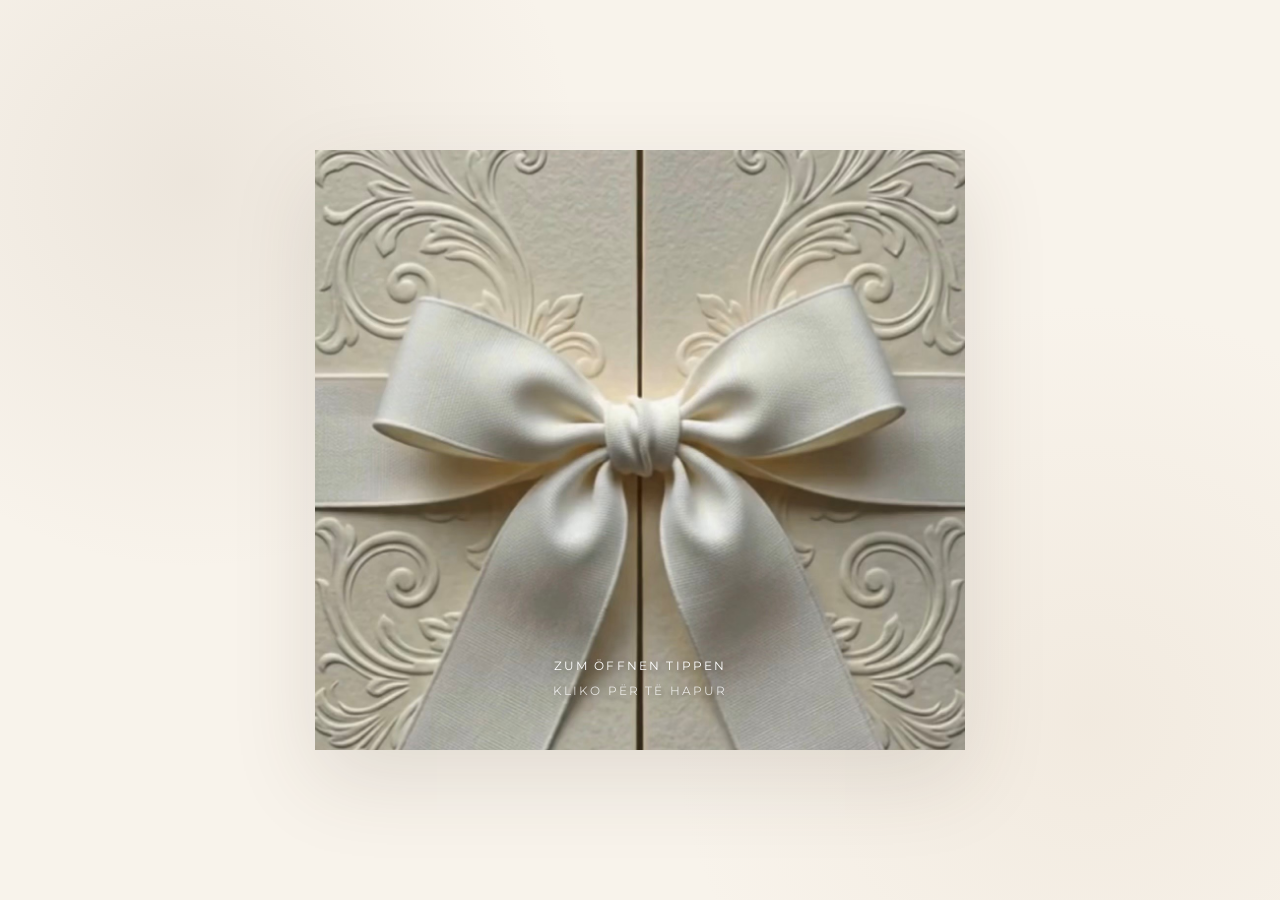
<file: index.html>
<!DOCTYPE html>
<html lang="de">

<head>

    <!-- =====================================================
         01. DOKUMENT – GRUNDEINSTELLUNGEN
         ===================================================== -->

    <meta charset="UTF-8">

    <meta
        name="viewport"
        content="width=device-width, initial-scale=1.0"
    >

    <title>Erijanas Abschiedsfeier</title>


    <!-- =====================================================
         02. GOOGLE FONTS
         ===================================================== -->

    <link
        rel="preconnect"
        href="https://fonts.googleapis.com"
    >

    <link
        rel="preconnect"
        href="https://fonts.googleapis.com"
        crossorigin
    >

    <link
        href="https://fonts.googleapis.com/css2?family=Allura&family=Cormorant+Garamond:wght@400;500;600;700&family=Montserrat:wght@400;500;600&display=swap"
        rel="stylesheet"
    >


    <!-- =====================================================
         03. WEBSITE CSS
         ===================================================== -->

    <link
        rel="stylesheet"
        href="style.css"
    >

</head>


<body>


    <!-- =====================================================
         04. VIDEO-EINLADUNG
         ===================================================== -->

    <section
        id="invitation"
        class="invitation-screen"
    >

        <div
            id="invitationCard"
            class="invitation-card video-invitation"
            role="button"
            tabindex="0"
            aria-label="Einladung öffnen"
        >

<video
    id="invitationVideo"
    preload="auto"
    playsinline
    muted
    poster="images/0_Einladungskarte_Vorschau.png"
>

                <source
                    src="video/0_Einladungskarte.mp4"
                    type="video/mp4"
                >

            </video>


            <div
                id="videoOpening"
                class="video-opening"
            >

                <p>
                    Zum Öffnen tippen
                </p>

                <p>
                    Kliko për të hapur
                </p>

            </div>

        </div>

    </section>



    <!-- =====================================================
         05. SPRACHAUSWAHL
         ===================================================== -->

    <section
        id="languageScreen"
        class="invitation-screen"
        style="display: none;"
    >

        <div class="invitation-card language-card">

            <p class="subtitle language-choice-text">
                Bitte wähle deine Sprache
            </p>

            <p class="subtitle language-choice-text">
                Zgjidhni gjuhën tuaj
            </p>


            <div class="language-buttons">

                <button
                    type="button"
                    class="language-button"
                    data-lang="sq"
                >
                    Shqip
                </button>

                <button
                    type="button"
                    class="language-button"
                    data-lang="de"
                >
                    Deutsch
                </button>

            </div>

        </div>

    </section>



    <!-- =====================================================
         06. HAUPTWEBSITE
         ===================================================== -->

    <section
        id="website"
        style="display: none;"
    >


        <!-- =================================================
             06.1 NAVIGATION
             ================================================= -->

        <nav class="site-navigation">

            <a href="#invitationSection">

                <span class="language-de">
                    Einladung
                </span>

                <span class="language-sq">
                    Ftesa
                </span>

            </a>


            <a href="#home">

                <span class="language-de">
                    Startseite
                </span>

                <span class="language-sq">
                    Faqja kryesore
                </span>

            </a>


            <a href="#location">

                <span class="language-de">
                    Location
                </span>

                <span class="language-sq">
                    Lokacioni
                </span>

            </a>


            <a href="#schedule">

                <span class="language-de">
                    Ablauf
                </span>

                <span class="language-sq">
                    Programi
                </span>

            </a>


            <a href="#dresscode">

                <span class="language-de">
                    Dresscode
                </span>

                <span class="language-sq">
                    Veshja
                </span>

            </a>


            <a href="#rsvp">

                <span class="language-de">
                    Zusage
                </span>

                <span class="language-sq">
                    Konfirmimi
                </span>

            </a>


            <a href="#guests">

                <span class="language-de">
                    Gäste
                </span>

                <span class="language-sq">
                    Të ftuarit
                </span>

            </a>

        </nav>



        <!-- =================================================
             06.2 VISUELLER EINSTIEG
             ================================================= -->

        <div class="visual-intro">


            <!-- =================================================
                 06.2.1 EINLADUNGSKARTE
                 ================================================= -->

            <section
                id="invitationSection"
                class="onepage-section paper-section"
            >
            </section>



            <!-- =================================================
                 06.2.2 STARTSEITE
                 ================================================= -->

            <section
                id="home"
                class="onepage-section home-section"
            >

                <div class="section-content">

                    <div class="home-text">

                        <div class="language-de">

                            <h2>
                                Ein besonderer Abend
                            </h2>

                            <p>
                                Bald ist es soweit.
                                Wir möchten diesen besonderen
                                Moment gemeinsam mit euch feiern.
                            </p>

                        </div>


                        <div class="language-sq">

                            <h2>
                                Një mbrëmje e veçantë
                            </h2>

                            <p>
                                Së shpejti do të vijë momenti.
                                Dëshirojmë ta festojmë këtë
                                moment të veçantë së bashku me ju.
                            </p>

                        </div>

                    </div>



                    <!-- =================================================
                         06.2.2.2 COUNTDOWN
                         ================================================= -->

                    <div class="countdown">

                        <div class="language-de">

                            <p class="small-label">
                                Noch
                            </p>

                        </div>


                        <div class="language-sq">

                            <p class="small-label">
                                Kanë mbetur
                            </p>

                        </div>


                        <div class="countdown-display">

                            <div>

                                <span id="countdownDays">
                                    000
                                </span>

                                <small class="language-de">
                                    Tage
                                </small>

                                <small class="language-sq">
                                    Ditë
                                </small>

                            </div>


                            <div>

                                <span id="countdownHours">
                                    00
                                </span>

                                <small class="language-de">
                                    Stunden
                                </small>

                                <small class="language-sq">
                                    Orë
                                </small>

                            </div>


                            <div>

                                <span id="countdownMinutes">
                                    00
                                </span>

                                <small class="language-de">
                                    Minuten
                                </small>

                                <small class="language-sq">
                                    Minuta
                                </small>

                            </div>


                            <div>

                                <span id="countdownSeconds">
                                    00
                                </span>

                                <small class="language-de">
                                    Sekunden
                                </small>

                                <small class="language-sq">
                                    Sekonda
                                </small>

                            </div>

                        </div>

                    </div>



                    <div class="home-farewell">

                        <p class="small-label language-de">
                            Wir freuen uns auf euch
                        </p>

                        <p class="small-label language-sq">
                            Mezi po ju presim
                        </p>

                    </div>

                </div>

            </section>



            <!-- =================================================
                 06.2.3 LOCATION
                 ================================================= -->

            <section
                id="location"
                class="onepage-section location-section"
            >

                <div class="section-content">

                    <p class="small-label language-de">
                        Wo wir feiern
                    </p>

                    <p class="small-label language-sq">
                        Ku do të festojmë
                    </p>


                    <h2 class="language-de">
                        Apolonia Restaurant
                    </h2>

                    <h2 class="language-sq">
                        Restorant Apolonia
                    </h2>


                    <p class="location-address language-de">
                        Vlado Maleski Tale 4 MK<br>
                        6330 Struga<br>
                        Nordmazedonien
                    </p>


                    <p class="location-address language-sq">
                        Vlado Maleski Tale 4 MK<br>
                        6330 Strugë<br>
                        Maqedonia e Veriut
                    </p>


                    <p class="parking-note language-de">
                        Parkmöglichkeiten sind direkt
                        bei der Location vorhanden.
                    </p>


                    <p class="parking-note language-sq">
                        Mundësi parkimi ka direkt
                        pranë lokacionit.
                    </p>


                    <div class="location-image">

                        <img
                            src="images/2_Location_Map.jpg"
                            alt="Apolonia Restaurant in Struga"
                        >

                        <div class="location-image-overlay">

                            <span>
                                ❤️
                            </span>

                            <p class="language-de">
                                Apolonia Restaurant
                            </p>

                            <p class="language-sq">
                                Restorant Apolonia
                            </p>

                        </div>

                    </div>


                    <a
                        class="open-button inline-button language-de"
                        href="https://www.google.com/maps/place/Restaurant+Apolonia/@41.1720335,20.6629248,17z/data=!4m10!1m2!2m1!1sVlado+Maleski+Tale+4+MK,+Struga+6330,+North+Macedonia!3m6!1s0x1350e73ea3f24137:0x9358527b7157731e!8m2!3d41.1720335!4d20.6674309!15sCjVWbGFkbyBNYWxlc2tpIFRhbGUgNCBNSywgU3RydWdhIDYzMzAsIE5vcnRoIE1hY2Vkb25pYVo1IjN2bGFkbyBtYWxlc2tpIHRhbGUgNCBtayBzdHJ1Z2EgNjMzMCBub3J0aCBtYWNlZG9uaWGSAQpyZXN0YXVyYW504AEA!16s%2Fg%2F11hzy8f67c?entry=ttu&g_ep=EgoyMDI2MDgxMi4wIKXMDSoASAFQAw%3D%3D"
                        target="_blank"
                        rel="noopener noreferrer"
                    >
                        Route planen
                    </a>


                    <a
                        class="open-button inline-button language-sq"
                        href="https://www.google.com/maps/place/Restaurant+Apolonia/@41.1720335,20.6629248,17z/data=!4m10!1m2!2m1!1sVlado+Maleski+Tale+4+MK,+Struga+6330,+North+Macedonia!3m6!1s0x1350e73ea3f24137:0x9358527b7157731e!8m2!3d41.1720335!4d20.6674309!15sCjVWbGFkbyBNYWxlc2tpIFRhbGUgNCBNSywgU3RydWdhIDYzMzAsIE5vcnRoIE1hY2Vkb25pYVo1IjN2bGFkbyBtYWxlc2tpIHRhbGUgNCBtayBzdHJ1Z2EgNjMzMCBub3J0aCBtYWNlZG9uaWGSAQpyZXN0YXVyYW504AEA!16s%2Fg%2F11hzy8f67c?entry=ttu&g_ep=EgoyMDI2MDgxMi4wIKXMDSoASAFQAw%3D%3D"
                        target="_blank"
                        rel="noopener noreferrer"
                    >
                        Planifikoni rrugën
                    </a>

                </div>

            </section>

        </div>



        <!-- =====================================================
             06.3 ABLAUF DES ABENDS
             ===================================================== -->

        <section
            id="schedule"
            class="onepage-section schedule-section"
        >

            <div class="section-content">

                <div class="doves-image">

                    <img
                        src="images/4_Tauben.jpg"
                        alt="Tauben"
                    >

                </div>


                <p class="small-label language-de">
                    Der Abend
                </p>

                <p class="small-label language-sq">
                    Mbrëmja
                </p>


                <h2 class="language-de">
                    Unser Ablauf
                </h2>

                <h2 class="language-sq">
                    Programi ynë
                </h2>


                <div class="timeline">


                    <div class="timeline-item">

                        <div class="timeline-time">
                            18:00
                        </div>

                        <div class="timeline-marker"></div>

                        <div class="timeline-content">

                            <h3 class="language-de">
                                Empfang der Gäste
                            </h3>

                            <h3 class="language-sq">
                                Pritja e Mysafirëve
                            </h3>

                        </div>

                    </div>



                    <div class="timeline-item">

                        <div class="timeline-time">
                            18:30
                        </div>

                        <div class="timeline-marker"></div>

                        <div class="timeline-content">

                            <h3 class="language-de">
                                Empfang der Familie des Bräutigams
                            </h3>

                            <h3 class="language-sq">
                                Mikpritja e Familjes së Dhëndrit
                            </h3>

                        </div>

                    </div>



                    <div class="timeline-item">

                        <div class="timeline-time">
                            19:00
                        </div>

                        <div class="timeline-marker"></div>

                        <div class="timeline-content">

                            <h3 class="language-de">
                                Grosser Einzug der Braut & Präsentation der Kleider
                            </h3>

                            <h3 class="language-sq">
                                Hyrja Madhështore e Nuses & Prezantimi i Fustaneve
                            </h3>

                        </div>

                    </div>



                    <div class="timeline-item">

                        <div class="timeline-time">
                            20:00
                        </div>

                        <div class="timeline-marker"></div>

                        <div class="timeline-content">

                            <h3 class="language-de">
                                Musik, Tanz & festliche Stimmung
                            </h3>

                            <h3 class="language-sq">
                                Këngë, Valle dhe Atmosferë Festive
                            </h3>

                        </div>

                    </div>



                    <div class="timeline-item">

                        <div class="timeline-time">
                            21:00
                        </div>

                        <div class="timeline-marker"></div>

                        <div class="timeline-content">

                            <h3 class="language-de">
                                Abendessen
                            </h3>

                            <h3 class="language-sq">
                                Shtrimi i Darkës
                            </h3>

                        </div>

                    </div>



                    <div class="timeline-item">

                        <div class="timeline-time">
                            22:00
                        </div>

                        <div class="timeline-marker"></div>

                        <div class="timeline-content">

                            <h3 class="language-de">
                                Fortsetzung der Feier
                            </h3>

                            <h3 class="language-sq">
                                Vazhdimi i Festës
                            </h3>

                        </div>

                    </div>

                </div>


                <div class="flowers-image">

                    <img
                        src="images/5_Blumen.jpg"
                        alt=""
                    >

                </div>

            </div>

        </section>



        <!-- =====================================================
             06.4 DRESSCODE
             ===================================================== -->

        <section
            id="dresscode"
            class="onepage-section dresscode-section"
        >

            <div class="section-content">

                <p class="small-label language-de">
                    Kleidung
                </p>

                <p class="small-label language-sq">
                    Veshja
                </p>


                <h2 class="language-de">
                    Dresscode
                </h2>

                <h2 class="language-sq">
                    Kodi i veshjes
                </h2>


                <p class="dresscode-main language-de">
                    Festliche Kleidung
                </p>

                <p class="dresscode-main language-sq">
                    Veshje festive
                </p>


                <p class="language-de">
                    Wir freuen uns, wenn ihr euch für diesen
                    besonderen Anlass elegant und festlich kleidet.
                    Wichtig ist uns, dass ihr euch wohlfühlt und
                    gemeinsam mit uns einen unvergesslichen
                    Abend verbringt.
                </p>


                <p class="language-sq">
                    Do të na bëhej shumë qejfi nëse për këtë rast
                    të veçantë do të visheshit në mënyrë elegante
                    dhe festive. Më e rëndësishmja për ne është
                    që të ndiheni rehat dhe të kaloni së bashku
                    me ne një mbrëmje të paharrueshme.
                </p>

            </div>

        </section>



<!-- =====================================================
     06.5 RSVP / ZUSAGE
     ===================================================== -->

<section
    id="rsvp"
    class="onepage-section rsvp-section"
>

    <div class="section-content">


        <h2 class="language-de">
            Bist du dabei?
        </h2>

        <h2 class="language-sq">
            A do të jesh me ne?
        </h2>


        <p class="language-de">
            Bitte gebt uns bis zum
            <strong>01.05.2027</strong>
            über WhatsApp Bescheid,
            ob ihr teilnehmen werdet.
        </p>


        <p class="language-sq">
            Ju lutem na njoftoni deri më
            <strong>01.05.2027</strong>
            përmes WhatsApp-it për
            pjesëmarrjen tuaj.
        </p>


        <span class="open-button inline-button language-de">
            +41 79 207 88 83
        </span>


        <span class="open-button inline-button language-sq">
            +41 79 207 88 83
        </span>

    </div>

</section>

        <!-- =====================================================
             06.6 GÄSTE-INFORMATIONEN
             ===================================================== -->

        <section
            id="guests"
            class="onepage-section guests-section"
        >

            <div class="section-content">

                <div class="guests-image">

                    <img
                        src="images/3_Gäste_Siegel.jpg"
                        alt="Willkommen in Nordmazedonien"
                    >

                </div>


                <p class="small-label language-de">
                    Willkommen in Nordmazedonien
                </p>

                <p class="small-label language-sq">
                    Mirë se vini në Maqedoninë e Veriut
                </p>


                <h2 class="language-de">
                    Für unsere Gäste
                </h2>

                <h2 class="language-sq">
                    Për mysafirët tanë
                </h2>


                <p class="language-de">
                    Zum ersten Mal in Nordmazedonien?
                </p>

                <p class="language-sq">
                    Për herë të parë në Maqedoninë e Veriut?
                </p>


                <p class="language-de">
                    Hier findet ihr praktische Informationen
                    rund um eure Reise nach Struga.
                </p>


                <p class="language-sq">
                    Këtu do të gjeni informacione praktike
                    për udhëtimin tuaj në Strugë.
                </p>


                <div class="guest-grid">


                    <a
                        href="anreise.html?lang=de"
                        class="guest-card language-de"
                    >

                        <h3>
                            Anreise & Mobilität
                        </h3>

                        <p class="guest-more">
                            Für weitere Informationen
                            <span>→</span>
                        </p>

                    </a>


                    <a
                        href="anreise.html?lang=sq"
                        class="guest-card language-sq"
                    >

                        <h3>
                            Udhëtimi & Mobiliteti
                        </h3>

                        <p class="guest-more">
                            Për më shumë informacion
                            <span>→</span>
                        </p>

                    </a>


                    <a
                        href="aufenthalt.html?lang=de"
                        class="guest-card language-de"
                    >

                        <h3>
                            Aufenthalt
                        </h3>

                        <p class="guest-more">
                            Für weitere Informationen
                            <span>→</span>
                        </p>

                    </a>


                    <a
                        href="aufenthalt.html?lang=sq"
                        class="guest-card language-sq"
                    >

                        <h3>
                            Qëndrimi
                        </h3>

                        <p class="guest-more">
                            Për më shumë informacion
                            <span>→</span>
                        </p>

                    </a>


                    <a
                        href="ausflugstipps.html?lang=de"
                        class="guest-card language-de"
                    >

                        <h3>
                            Ausflugstipps
                        </h3>

                        <p class="guest-more">
                            Für weitere Informationen
                            <span>→</span>
                        </p>

                    </a>


                    <a
                        href="ausflugstipps.html?lang=sq"
                        class="guest-card language-sq"
                    >

                        <h3>
                            Këshilla për ekskursione
                        </h3>

                        <p class="guest-more">
                            Për më shumë informacion
                            <span>→</span>
                        </p>

                    </a>

                </div>

            </div>

        </section>



        <!-- =====================================================
             06.7 ABSCHIED / FOOTER
             ===================================================== -->

        <section
            id="farewell"
            class="onepage-section farewell-section"
        >

            <div class="section-content">


                <h2 class="farewell-main language-de">
                    WIR FREUEN UNS AUF EUCH.
                </h2>

                <p class="farewell-heart language-de">
                    Von Herzen
                </p>

                <p class="farewell-family language-de">
                    Familie Jashari
                </p>


                <h2 class="farewell-main language-sq">
                    MEZI PRESIM PRANINË TUAJ.
                </h2>

                <p class="farewell-heart language-sq">
                    Nga zemra
                </p>

                <p class="farewell-family language-sq">
                    Familja Jashari
                </p>

            </div>

        </section>

    </section>



    <!-- =====================================================
         07. JAVASCRIPT
         ===================================================== -->

    <script src="script.js"></script>



    <!-- =====================================================
         07.1 ZUSATZ-JAVASCRIPT
         Rückkehr von den Gäste-Unterseiten.
         ===================================================== -->

    <script>

        document.addEventListener(
            "DOMContentLoaded",
            function () {

                // -------------------------------------------------
                // 07.1.1 HAUPTBEREICHE HOLEN
                // -------------------------------------------------

                const invitation =
                    document.getElementById("invitation");

                const languageScreen =
                    document.getElementById("languageScreen");

                const website =
                    document.getElementById("website");


                // -------------------------------------------------
                // 07.1.2 RÜCKKEHR VON GÄSTE-UNTERSEITE PRÜFEN
                // -------------------------------------------------

                const returnToGuests =
                    sessionStorage.getItem("returnToGuests");


                // -------------------------------------------------
                // 07.1.3 ZURÜCK ZUM GÄSTE-BEREICH
                // -------------------------------------------------

                if (
                    returnToGuests === "true" &&
                    window.location.hash === "#guests"
                ) {

                    sessionStorage.removeItem(
                        "returnToGuests"
                    );


                    if (invitation) {

                        invitation.style.display =
                            "none";

                    }


                    if (languageScreen) {

                        languageScreen.style.display =
                            "none";

                    }


                    if (website) {

                        website.style.display =
                            "";

                    }


                    if (
                        typeof selectedLanguage !== "undefined" &&
                        typeof setLanguage === "function"
                    ) {

                        document.documentElement.lang =
                            selectedLanguage;

                        setLanguage(
                            selectedLanguage
                        );

                    }


                    requestAnimationFrame(
                        function () {

                            const guests =
                                document.getElementById(
                                    "guests"
                                );


                            if (guests) {

                                guests.scrollIntoView({
                                    behavior: "auto",
                                    block: "start"
                                });

                            }

                        }
                    );

                    return;
                }


                // -------------------------------------------------
                // 07.1.4 NORMALER START
                // -------------------------------------------------

                window.scrollTo(
                    0,
                    0
                );


                if (invitation) {

                    invitation.style.display =
                        "";

                }


                if (languageScreen) {

                    languageScreen.style.display =
                        "none";

                }


                if (website) {

                    website.style.display =
                        "none";

                }

            }
        );

    </script>


</body>

</html>
</file>
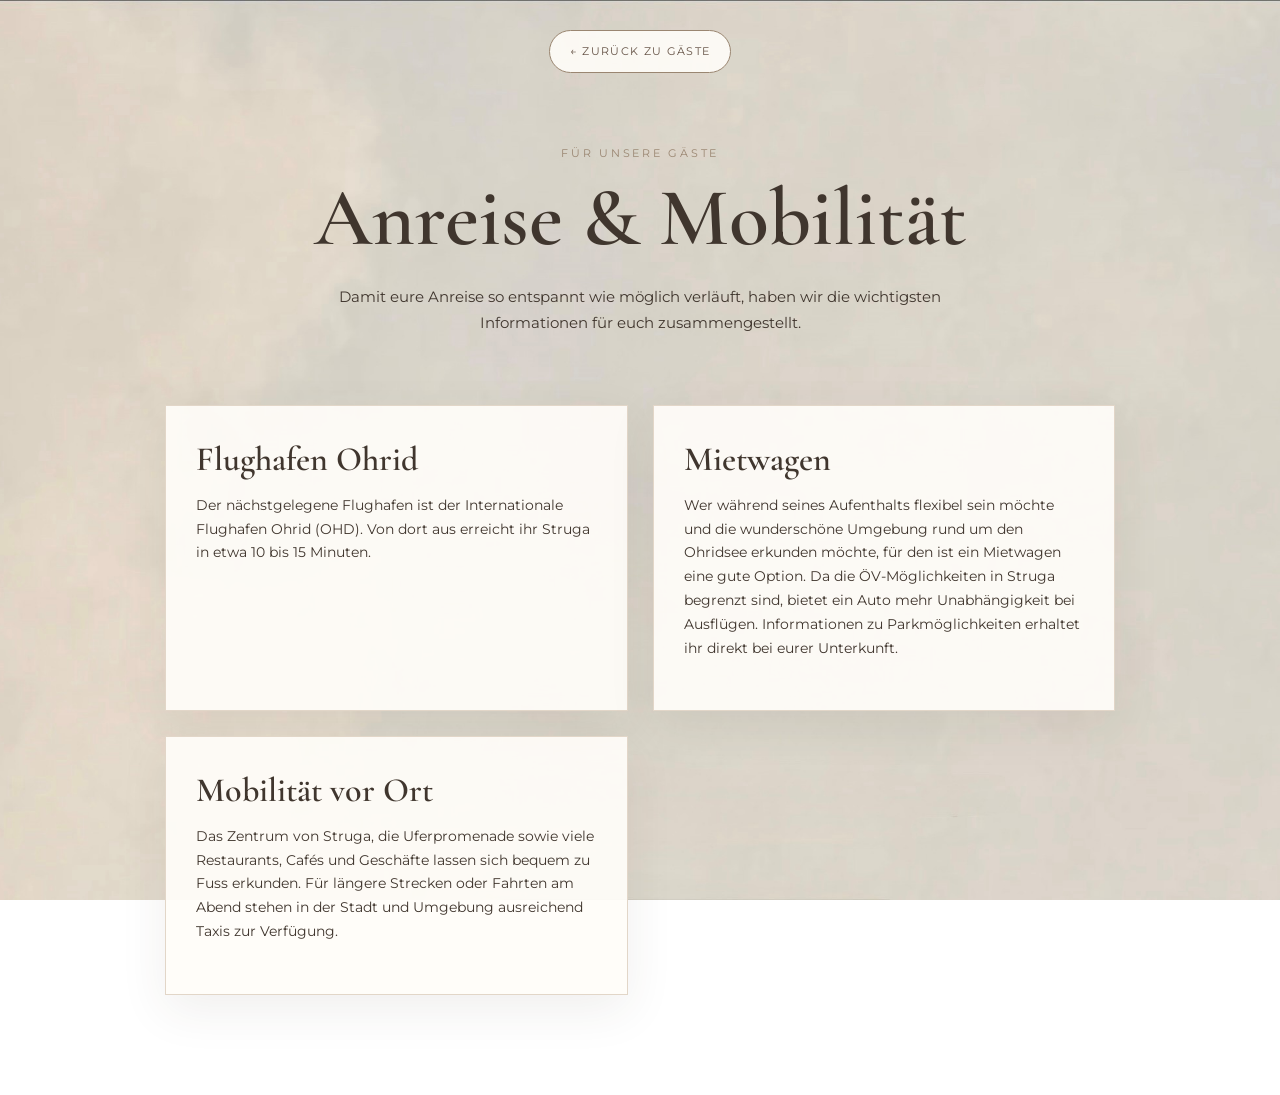
<file: anreise.html>
<!DOCTYPE html>
<html lang="de">

<head>

    <meta charset="UTF-8">

    <meta
        name="viewport"
        content="width=device-width, initial-scale=1.0"
    >

    <title>Anreise & Mobilität – Erijanas Abschiedsfeier</title>


    <!-- GOOGLE FONTS -->

    <link
        rel="preconnect"
        href="https://fonts.googleapis.com"
    >

    <link
        rel="preconnect"
        href="https://fonts.googleapis.com"
        crossorigin
    >

    <link
        href="https://fonts.googleapis.com/css2?family=Allura&family=Cormorant+Garamond:wght@400;500;600;700&family=Montserrat:wght@400;500;600&display=swap"
        rel="stylesheet"
    >


    <style>

        /* =====================================================
           FARBEN
           ===================================================== */

        :root {
            --cream: #f8f3eb;
            --paper: #fffdf9;
            --beige: #d8c6b0;
            --beige-light: #eadfd1;
            --taupe: #9a8671;
            --brown: #655346;
            --dark: #40362e;
            --line: #e2d6c8;
        }


        /* =====================================================
           GRUNDLAGEN
           ===================================================== */

        * {
            box-sizing: border-box;
        }


        html {
            scroll-behavior: smooth;
        }


        body {
            margin: 0;

            background:
                url("images/0_Haupthintergrund.jpg")
                center center
                / cover
                fixed
                no-repeat;

            color: var(--dark);

            font-family:
                "Montserrat",
                Arial,
                sans-serif;

            line-height: 1.7;
        }


        h1,
        h2,
        h3 {
            font-family:
                "Cormorant Garamond",
                Georgia,
                serif;

            font-weight: 600;
        }


        p {
            max-width: 650px;

            margin-left: auto;
            margin-right: auto;
        }


        /* =====================================================
           SEITE
           ===================================================== */

        .page {
            min-height: 100vh;

            padding:
                30px 25px 100px;
        }


        .page-content {
            width:
                min(100%, 950px);

            margin:
                0 auto;

            text-align: center;
        }


        /* =====================================================
           ZURÜCK BUTTON
           ===================================================== */

        .back-button {
            display: inline-block;

            margin-bottom: 60px;

            padding:
                11px 20px;

            border:
                1px solid var(--taupe);

            border-radius:
                999px;

            background:
                rgba(255,253,249,.90);

            color: var(--brown);

            text-decoration: none;

            font-size: 11px;

            text-transform: uppercase;

            letter-spacing: .12em;

            transition:
                transform .25s ease,
                background .25s ease;
        }


        .back-button:hover {
            transform:
                translateY(-2px);

            background:
                var(--paper);
        }


        /* =====================================================
           TITEL
           ===================================================== */

        .small-label {
            text-transform: uppercase;

            letter-spacing: .25em;

            font-size: 11px;

            color: var(--taupe);
        }


        .page-title {
            font-size:
                clamp(55px, 9vw, 82px);

            line-height: 1;

            margin:
                15px 0 25px;
        }


        .page-intro {
            max-width: 650px;

            margin:
                0 auto 70px;

            font-size: 15px;
        }


        /* =====================================================
           INFO-KARTEN
           ===================================================== */

        .info-grid {
            display: grid;

            grid-template-columns:
                repeat(2, 1fr);

            gap: 25px;

            text-align: left;
        }


        .info-card {
            padding:
                35px 30px;

            background:
                rgba(255,253,249,.92);

            border:
                1px solid var(--line);

            box-shadow:
                0 15px 45px
                rgba(70,55,40,.08);
        }


        .info-icon {
            display: block;

            margin-bottom: 15px;

            font-size: 28px;

            color: var(--brown);
        }


        .info-card h2 {
            font-size: 34px;

            line-height: 1.1;

            margin:
                0 0 15px;
        }


        .info-card p {
            margin:
                0 0 15px;

            max-width: none;

            font-size: 14px;
        }


        .info-card p:last-child {
            margin-bottom: 0;
        }


        /* =====================================================
           LINKS
           ===================================================== */

        .info-link {
            color: var(--brown);

            font-weight: 600;

            text-decoration:
                underline;

            text-underline-offset: 3px;
        }


        /* =====================================================
           SPRACHEN
           ===================================================== */

        .language-de {
            display: initial;
        }


        .language-sq {
            display: none;
        }


        /* =====================================================
           MOBILE
           ===================================================== */

        @media (max-width: 700px) {

            .page {
                padding:
                    20px 20px 70px;
            }


            .back-button {
                margin-bottom:
                    45px;
            }


            .page-intro {
                margin-bottom:
                    45px;
            }


            .info-grid {
                grid-template-columns:
                    1fr;
            }


            .info-card {
                padding:
                    28px 22px;
            }


            .info-card h2 {
                font-size:
                    30px;
            }

        }

    </style>

</head>


<body>


    <main class="page">

        <div class="page-content">


            <!-- =================================================
                 ZURÜCK
                 ================================================= -->

	<a
	    href="index.html#guests"
	    class="back-button"
	    onclick="sessionStorage.setItem('returnToGuests', 'true'); 	sessionStorage.setItem('returnLanguage', 	localStorage.getItem('selectedLanguage') || 'de');"
	>

                <span class="language-de">
                    ← Zurück zu Gäste
                </span>

                <span class="language-sq">
                    ← Kthehu te mysafirët
                </span>

            </a>



            <!-- =================================================
                 TITEL
                 ================================================= -->

            <p class="small-label language-de">
                Für unsere Gäste
            </p>

            <p class="small-label language-sq">
                Për mysafirët tanë
            </p>


            <h1 class="page-title language-de">
                Anreise & Mobilität
            </h1>

            <h1 class="page-title language-sq">
                Udhëtimi & Mobiliteti
            </h1>


            <p class="page-intro language-de">
                Damit eure Anreise so entspannt wie möglich verläuft,
                haben wir die wichtigsten Informationen für euch
                zusammengestellt.
            </p>


            <p class="page-intro language-sq">
                Që udhëtimi juaj të jetë sa më i qetë dhe i rehatshëm,
                kemi përmbledhur informacionet më të rëndësishme
                për ju.
            </p>



            <!-- =================================================
                 INFORMATIONEN
                 ================================================= -->

            <div class="info-grid">


                <!-- FLUGHAFEN -->

                <article class="info-card">

 
                    <h2 class="language-de">
                        Flughafen Ohrid
                    </h2>

                    <h2 class="language-sq">
                        Aeroporti i Ohrit
                    </h2>


                    <p class="language-de">
                        Der nächstgelegene Flughafen ist der
                        Internationale Flughafen Ohrid (OHD). Von dort
                        aus erreicht ihr Struga in etwa 10 bis 15 Minuten.
                    </p>

                    <p class="language-sq">
                        Aeroporti më i afërt është Aeroporti
                        Ndërkombëtar i Ohrit (OHD). Nga atje mund të
                        arrini në Strugë për rreth 10 deri në 15 minuta.
                    </p>

                </article>



                <!-- MIETWAGEN -->

                <article class="info-card">


                    <h2 class="language-de">
                        Mietwagen
                    </h2>

                    <h2 class="language-sq">
                        Makina me qira
                    </h2>


                    <p class="language-de">
			Wer während seines Aufenthalts flexibel sein möchte und 			die wunderschöne Umgebung rund um den Ohridsee erkunden 			möchte, für den ist ein Mietwagen eine gute Option. Da 				die ÖV-Möglichkeiten in Struga begrenzt sind, bietet ein 			Auto mehr Unabhängigkeit bei Ausflügen. Informationen zu 			Parkmöglichkeiten erhaltet ihr direkt bei eurer 				Unterkunft.                        
                    </p>

                    <p class="language-sq">
			Për ata që dëshirojnë të jenë fleksibël gjatë qëndrimit 			dhe të eksplorojnë rrethinat e bukura të liqenit të 				Ohrit, një makinë me qira është një mundësi e mirë. Duke 			pasur parasysh se transporti publik në Strugë është i 				kufizuar, një automjet ju mundëson të udhëtoni më lehtë 			dhe në mënyrë më të pavarur. Informacione për mundësitë e 			parkimit mund të merrni drejtpërdrejt në akomodimin tuaj.
                    </p>

                </article>


                <!-- MOBILITÄT VOR ORT -->

                <article class="info-card">


                    <h2 class="language-de">
                        Mobilität vor Ort
                    </h2>

                    <h2 class="language-sq">
                        Lëvizja në vend
                    </h2>


                    <p class="language-de">
			Das Zentrum von Struga, die Uferpromenade sowie viele 				Restaurants, Cafés und Geschäfte lassen sich bequem zu 				Fuss erkunden. Für längere Strecken oder Fahrten am Abend 			stehen in der Stadt und Umgebung ausreichend Taxis zur 				Verfügung.                        
                    </p>

                    <p class="language-sq">
			Qendra e Strugës, atraksione ne rajon, si edhe shumë 				restorante, kafene dhe dyqane, mund të eksplorohen 				lehtësisht në këmbë. Për distanca më të gjata ose 				udhëtime në mbrëmje, në qytet dhe në zonën përreth ka 				mjaft taksi në dispozicion.                        
                    </p>

                </article>


            </div>

        </div>

    </main>


    <!-- =====================================================
         SPRACHE AUS LOCALSTORAGE LADEN
         ===================================================== -->

    <script>

        const savedLanguage =
            localStorage.getItem("selectedLanguage");


        function getCorrectDisplayValue(element) {

            const tag =
                element.tagName.toLowerCase();


            if (tag === "span") {
                return "inline";
            }


            if (tag === "a") {
                return "inline-block";
            }


            if (tag === "button") {
                return "inline-block";
            }


            return "block";

        }


        function setPageLanguage(language) {

            const germanElements =
                document.querySelectorAll(
                    ".language-de"
                );

            const albanianElements =
                document.querySelectorAll(
                    ".language-sq"
                );


            if (language === "de") {

                document.documentElement.lang = "de";


                germanElements.forEach(
                    function(element) {

                        element.style.display =
                            getCorrectDisplayValue(element);

                    }
                );


                albanianElements.forEach(
                    function(element) {

                        element.style.display =
                            "none";

                    }
                );

            }


            if (language === "sq") {

                document.documentElement.lang = "sq";


                germanElements.forEach(
                    function(element) {

                        element.style.display =
                            "none";

                    }
                );


                albanianElements.forEach(
                    function(element) {

                        element.style.display =
                            getCorrectDisplayValue(element);

                    }
                );

            }

        }


        document.addEventListener(
            "DOMContentLoaded",
            function() {

                if (savedLanguage === "sq") {

                    setPageLanguage("sq");

                } else {

                    setPageLanguage("de");

                }

            }
        );

    </script>


</body>

</html>
</file>
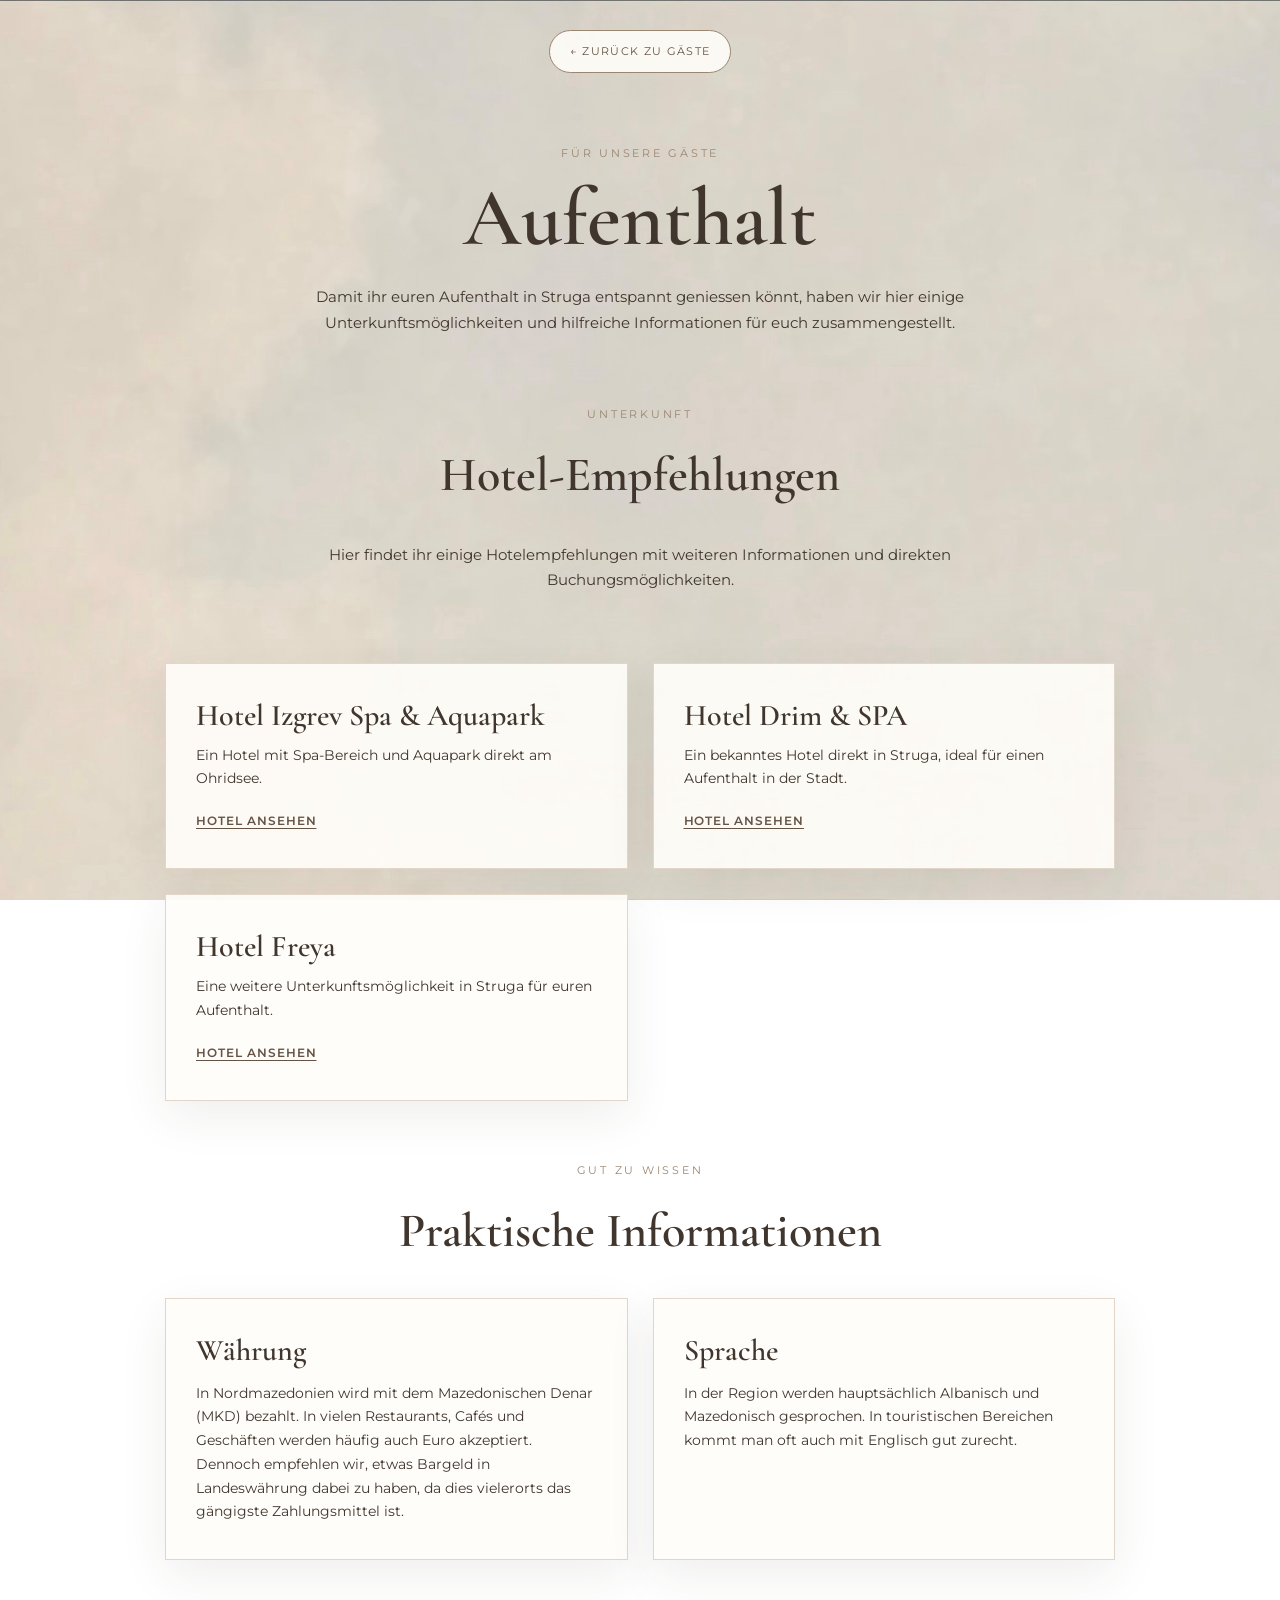
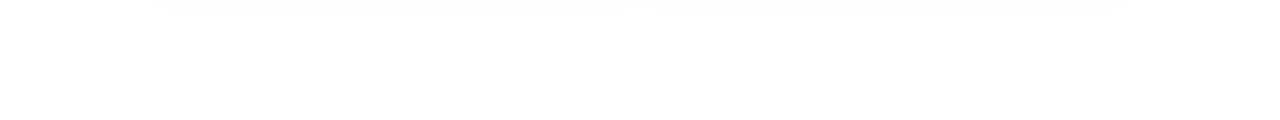
<file: aufenthalt.html>
<!DOCTYPE html>
<html lang="de">

<head>

    <meta charset="UTF-8">

    <meta
        name="viewport"
        content="width=device-width, initial-scale=1.0"
    >

    <title>Aufenthalt – Erijanas Abschiedsfeier</title>


    <!-- GOOGLE FONTS -->

    <link rel="preconnect" href="https://fonts.googleapis.com">

    <link
        rel="preconnect"
        href="https://fonts.gstatic.com"
        crossorigin
    >

    <link
        href="https://fonts.googleapis.com/css2?family=Allura&family=Cormorant+Garamond:wght@400;500;600;700&family=Montserrat:wght@400;500;600&display=swap"
        rel="stylesheet"
    >


    <style>

        /* =====================================================
           FARBEN
           ===================================================== */

        :root {
            --cream: #f8f3eb;
            --paper: #fffdf9;
            --beige: #d8c6b0;
            --beige-light: #eadfd1;
            --taupe: #9a8671;
            --brown: #655346;
            --dark: #40362e;
            --line: #e2d6c8;
        }


        /* =====================================================
           GRUNDLAGEN
           ===================================================== */

        * {
            box-sizing: border-box;
        }


        html {
            scroll-behavior: smooth;
        }


        body {
            margin: 0;

            background:
                url("images/0_Haupthintergrund.jpg")
                center center
                / cover
                fixed
                no-repeat;

            color: var(--dark);

            font-family:
                "Montserrat",
                Arial,
                sans-serif;

            line-height: 1.7;
        }


        h1,
        h2,
        h3 {
            font-family:
                "Cormorant Garamond",
                Georgia,
                serif;

            font-weight: 600;
        }


        p {
            max-width: 650px;

            margin-left: auto;
            margin-right: auto;
        }


        /* =====================================================
           SEITE
           ===================================================== */

        .page {
            min-height: 100vh;

            padding:
                30px 25px 100px;
        }


        .page-content {
            width:
                min(100%, 950px);

            margin:
                0 auto;

            text-align: center;
        }


        /* =====================================================
           ZURÜCK-BUTTON
           ===================================================== */

        .back-button {
            display: inline-block;

            margin-bottom: 60px;

            padding:
                11px 20px;

            border:
                1px solid var(--taupe);

            border-radius:
                999px;

            background:
                rgba(255,253,249,.90);

            color:
                var(--brown);

            text-decoration: none;

            font-size: 11px;

            text-transform: uppercase;

            letter-spacing: .12em;

            transition:
                transform .25s ease,
                background .25s ease;
        }


        .back-button:hover {
            transform:
                translateY(-2px);

            background:
                var(--paper);
        }


        /* =====================================================
           TITEL
           ===================================================== */

        .small-label {
            text-transform: uppercase;

            letter-spacing: .25em;

            font-size: 11px;

            color: var(--taupe);
        }


        .page-title {
            font-size:
                clamp(55px, 9vw, 82px);

            line-height: 1;

            margin:
                15px 0 25px;
        }


        .page-intro {
            max-width: 650px;

            margin:
                0 auto 70px;

            font-size: 15px;
        }


        /* =====================================================
           HOTEL-BEREICHE
           ===================================================== */

        .hotel-section {
            margin-bottom: 60px;
        }


        .hotel-section-title {
            font-size:
                clamp(35px, 5vw, 48px);

            margin:
                0 0 25px;
        }


        .hotel-grid {
            display: grid;

            grid-template-columns:
                repeat(2, 1fr);

            gap: 25px;

            text-align: left;
        }


        /* =====================================================
           HOTEL-KARTEN
           ===================================================== */

        .hotel-card {
            padding:
                35px 30px;

            background:
                rgba(255,253,249,.92);

            border:
                1px solid var(--line);

            box-shadow:
                0 15px 45px
                rgba(70,55,40,.08);

            transition:
                transform .25s ease,
                box-shadow .25s ease;
        }


        .hotel-card:hover {
            transform:
                translateY(-4px);

            box-shadow:
                0 20px 50px
                rgba(70,55,40,.12);
        }


        /* =====================================================
           ICON
           ===================================================== */

        .hotel-icon {
            display: block;

            margin-bottom: 15px;

            font-size: 26px;

            color: var(--brown);
        }


        /* =====================================================
           HOTEL-TITEL
           ===================================================== */

        .hotel-card h3 {
            font-size: 30px;

            line-height: 1.1;

            margin:
                0 0 12px;
        }


        /* =====================================================
           HOTEL-TEXT
           ===================================================== */

        .hotel-card p {
            max-width: none;

            margin:
                0 0 12px;

            font-size: 14px;
        }


        .hotel-card p:last-child {
            margin-bottom: 0;
        }


        /* =====================================================
           HOTEL-LINK
           ===================================================== */

        .hotel-link {
            display: inline-block;

            margin-top: 8px;

            color: var(--brown);

            font-size: 12px;

            font-weight: 600;

            text-transform: uppercase;

            letter-spacing: .08em;

            text-decoration:
                underline;

            text-underline-offset: 3px;
        }


        .hotel-link:hover {
            color: var(--dark);
        }


        /* =====================================================
           GUT ZU WISSEN
           ===================================================== */

        .info-section {
            margin-top: 20px;

            margin-bottom: 60px;
        }


        .info-grid {
            display: grid;

            grid-template-columns:
                repeat(2, 1fr);

            gap: 25px;

            text-align: left;
        }


        .info-card {
            padding:
                35px 30px;

            background:
                rgba(255,253,249,.92);

            border:
                1px solid var(--line);

            box-shadow:
                0 15px 45px
                rgba(70,55,40,.08);
        }


        .info-card h3 {
            font-size: 30px;

            line-height: 1.1;

            margin:
                0 0 15px;
        }


        .info-card p {
            max-width: none;

            margin:
                0;

            font-size: 14px;
        }


        /* =====================================================
           SPRACHEN
           ===================================================== */

        .language-de {
            display: initial;
        }


        .language-sq {
            display: none;
        }


        /* =====================================================
           MOBILE
           ===================================================== */

        @media (max-width: 700px) {

            .page {
                padding:
                    20px 20px 70px;
            }


            .back-button {
                margin-bottom:
                    45px;
            }


            .page-intro {
                margin-bottom:
                    45px;
            }


            .hotel-grid {
                grid-template-columns:
                    1fr;
            }


            .info-grid {
                grid-template-columns:
                    1fr;
            }


            .hotel-card {
                padding:
                    28px 22px;
            }


            .info-card {
                padding:
                    28px 22px;
            }


            .hotel-card h3 {
                font-size:
                    28px;
            }


            .info-card h3 {
                font-size:
                    28px;
            }

        }

    </style>

</head>


<body>


    <main class="page">

        <div class="page-content">


            <!-- =================================================
                 ZURÜCK ZU GÄSTE
                 ================================================= -->

	<a
	    href="index.html#guests"
	    class="back-button"
	    onclick="sessionStorage.setItem('returnToGuests', 'true'); 	sessionStorage.setItem('returnLanguage', 	localStorage.getItem('selectedLanguage') || 'de');"
	>

                <span class="language-de">
                    ← Zurück zu Gäste
                </span>

                <span class="language-sq">
                    ← Kthehu te mysafirët
                </span>

            </a>



            <!-- =================================================
                 TITEL
                 ================================================= -->

            <p class="small-label language-de">
                Für unsere Gäste
            </p>

            <p class="small-label language-sq">
                Për mysafirët tanë
            </p>


            <h1 class="page-title language-de">
                Aufenthalt
            </h1>

            <h1 class="page-title language-sq">
                Qëndrimi
            </h1>


            <p class="page-intro language-de">
                Damit ihr euren Aufenthalt in Struga entspannt geniessen könnt,
                haben wir hier einige Unterkunftsmöglichkeiten und hilfreiche
                Informationen für euch zusammengestellt.
            </p>


            <p class="page-intro language-sq">
                Që ta shijoni qëndrimin tuaj në Strugë sa më qetë dhe rehat,
                kemi përmbledhur këtu disa mundësi akomodimi dhe informacione
                të dobishme për ju.
            </p>



            <!-- =================================================
                 HOTEL-EMPFEHLUNGEN
                 ================================================= -->

            <section class="hotel-section">


                <p class="small-label language-de">
                    Unterkunft
                </p>

                <p class="small-label language-sq">
                    Akomodimi
                </p>


                <h2 class="hotel-section-title language-de">
                    Hotel-Empfehlungen
                </h2>

                <h2 class="hotel-section-title language-sq">
                    Rekomandime hotelesh
                </h2>


                <p class="page-intro language-de">
                    Hier findet ihr einige Hotelempfehlungen mit weiteren
                    Informationen und direkten Buchungsmöglichkeiten.
                </p>

                <p class="page-intro language-sq">
                    Këtu do të gjeni disa rekomandime hotelesh me informacione
                    të mëtejshme dhe mundësi direkte për rezervim.
                </p>


                <div class="hotel-grid">


                    <!-- =================================================
                         HOTEL IZGREV
                         ================================================= -->

                    <article class="hotel-card">


                        <h3>
                            Hotel Izgrev Spa & Aquapark
                        </h3>


                        <p class="language-de">
                            Ein Hotel mit Spa-Bereich und Aquapark direkt
                            am Ohridsee.
                        </p>


                        <p class="language-sq">
                            Një hotel me spa dhe aquapark, i vendosur
                            direkt pranë Liqenit të Ohrit.
                        </p>


                        <a
                            href="https://hotelizgrev.com/en/"
                            class="hotel-link"
                            target="_blank"
                            rel="noopener noreferrer"
                        >
                            <span class="language-de">
                                Hotel ansehen
                            </span>

                            <span class="language-sq">
                                Shiko hotelin
                            </span>
                        </a>

                    </article>



                    <!-- =================================================
                         HOTEL DRIM
                         ================================================= -->

                    <article class="hotel-card">


                        <h3>
                            Hotel Drim & SPA
                        </h3>


                        <p class="language-de">
                            Ein bekanntes Hotel direkt in Struga,
                            ideal für einen Aufenthalt in der Stadt.
                        </p>


                        <p class="language-sq">
                            Një hotel i njohur direkt në Strugë,
                            ideal për një qëndrim në qytet.
                        </p>


                        <a
                            href="https://drim.com.mk/"
                            class="hotel-link"
                            target="_blank"
                            rel="noopener noreferrer"
                        >
                            <span class="language-de">
                                Hotel ansehen
                            </span>

                            <span class="language-sq">
                                Shiko hotelin
                            </span>
                        </a>

                    </article>


                    <!-- =================================================
                         HOTEL FREYA
                         ================================================= -->

                    <article class="hotel-card">


                        <h3>
                            Hotel Freya
                        </h3>


                        <p class="language-de">
                            Eine weitere Unterkunftsmöglichkeit in Struga
                            für euren Aufenthalt.
                        </p>


                        <p class="language-sq">
                            Një tjetër mundësi akomodimi në Strugë
                            për qëndrimin tuaj.
                        </p>


                        <a
                            href="https://www.freya.mk/"
                            class="hotel-link"
                            target="_blank"
                            rel="noopener noreferrer"
                        >
                            <span class="language-de">
                                Hotel ansehen
                            </span>

                            <span class="language-sq">
                                Shiko hotelin
                            </span>
                        </a>

                    </article>


                </div>

            </section>



            <!-- =================================================
                 GUT ZU WISSEN
                 ================================================= -->

            <section class="info-section">


                <p class="small-label language-de">
                    Gut zu wissen
                </p>

                <p class="small-label language-sq">
                    Mirë të dini
                </p>


                <h2 class="hotel-section-title language-de">
                    Praktische Informationen
                </h2>

                <h2 class="hotel-section-title language-sq">
                    Informacione praktike
                </h2>


                <div class="info-grid">


                    <!-- =================================================
                         WÄHRUNG
                         ================================================= -->

                    <article class="info-card">


                        <h3 class="language-de">
                            Währung
                        </h3>

                        <h3 class="language-sq">
                            Monedha
                        </h3>


                        <p class="language-de">
                            In Nordmazedonien wird mit dem Mazedonischen
                            Denar (MKD) bezahlt. In vielen Restaurants,
                            Cafés und Geschäften werden häufig auch Euro
                            akzeptiert. Dennoch empfehlen wir, etwas Bargeld
                            in Landeswährung dabei zu haben, da dies vielerorts
                            das gängigste Zahlungsmittel ist.
                        </p>


                        <p class="language-sq">
                            Në Maqedoninë e Veriut përdoret Denari Maqedonas
                            (MKD). Në shumë restorante, kafene dhe dyqane
                            pranohen shpesh edhe euro. Megjithatë, ju
                            rekomandojmë të keni me vete edhe pak para në
                            monedhën vendase, pasi në shumë vende kjo është
                            mënyra më e zakonshme e pagesës.
                        </p>

                    </article>



                    <!-- =================================================
                         SPRACHE
                         ================================================= -->

                    <article class="info-card">


                        <h3 class="language-de">
                            Sprache
                        </h3>

                        <h3 class="language-sq">
                            Gjuha
                        </h3>


                        <p class="language-de">
                            In der Region werden hauptsächlich Albanisch
                            und Mazedonisch gesprochen. In touristischen
                            Bereichen kommt man oft auch mit Englisch
                            gut zurecht.
                        </p>


                        <p class="language-sq">
                            Në këtë rajon fliten kryesisht shqip dhe
                            maqedonisht. Në zonat turistike mund të
                            komunikoni shpesh edhe në anglisht.
                        </p>

                    </article>


                </div>

            </section>

        </div>

    </main>



    <!-- =====================================================
         SPRACHLOGIK
         ===================================================== -->

    <script>

        // =====================================================
        // GESPEICHERTE SPRACHE LADEN
        // =====================================================

        const savedLanguage =
            localStorage.getItem("selectedLanguage");


        // =====================================================
        // RICHTIGEN DISPLAY-WERT BESTIMMEN
        // =====================================================

        function getCorrectDisplayValue(element) {

            const tag =
                element.tagName.toLowerCase();


            if (tag === "span") {
                return "inline";
            }


            if (tag === "a") {
                return "inline-block";
            }


            if (tag === "button") {
                return "inline-block";
            }


            return "block";

        }


        // =====================================================
        // SPRACHE SETZEN
        // =====================================================

        function setPageLanguage(language) {

            const germanElements =
                document.querySelectorAll(
                    ".language-de"
                );


            const albanianElements =
                document.querySelectorAll(
                    ".language-sq"
                );


            // =================================================
            // DEUTSCH
            // =================================================

            if (language === "de") {

                document.documentElement.lang = "de";


                germanElements.forEach(
                    function(element) {

                        element.style.display =
                            getCorrectDisplayValue(element);

                    }
                );


                albanianElements.forEach(
                    function(element) {

                        element.style.display =
                            "none";

                    }
                );

            }


            // =================================================
            // ALBANISCH
            // =================================================

            if (language === "sq") {

                document.documentElement.lang = "sq";


                germanElements.forEach(
                    function(element) {

                        element.style.display =
                            "none";

                    }
                );


                albanianElements.forEach(
                    function(element) {

                        element.style.display =
                            getCorrectDisplayValue(element);

                    }
                );

            }

        }


        // =====================================================
        // SPRACHE BEIM LADEN SETZEN
        // =====================================================

        document.addEventListener(
            "DOMContentLoaded",
            function() {

                if (savedLanguage === "sq") {

                    setPageLanguage("sq");

                } else {

                    setPageLanguage("de");

                }

            }
        );

    </script>


</body>

</html>
</file>
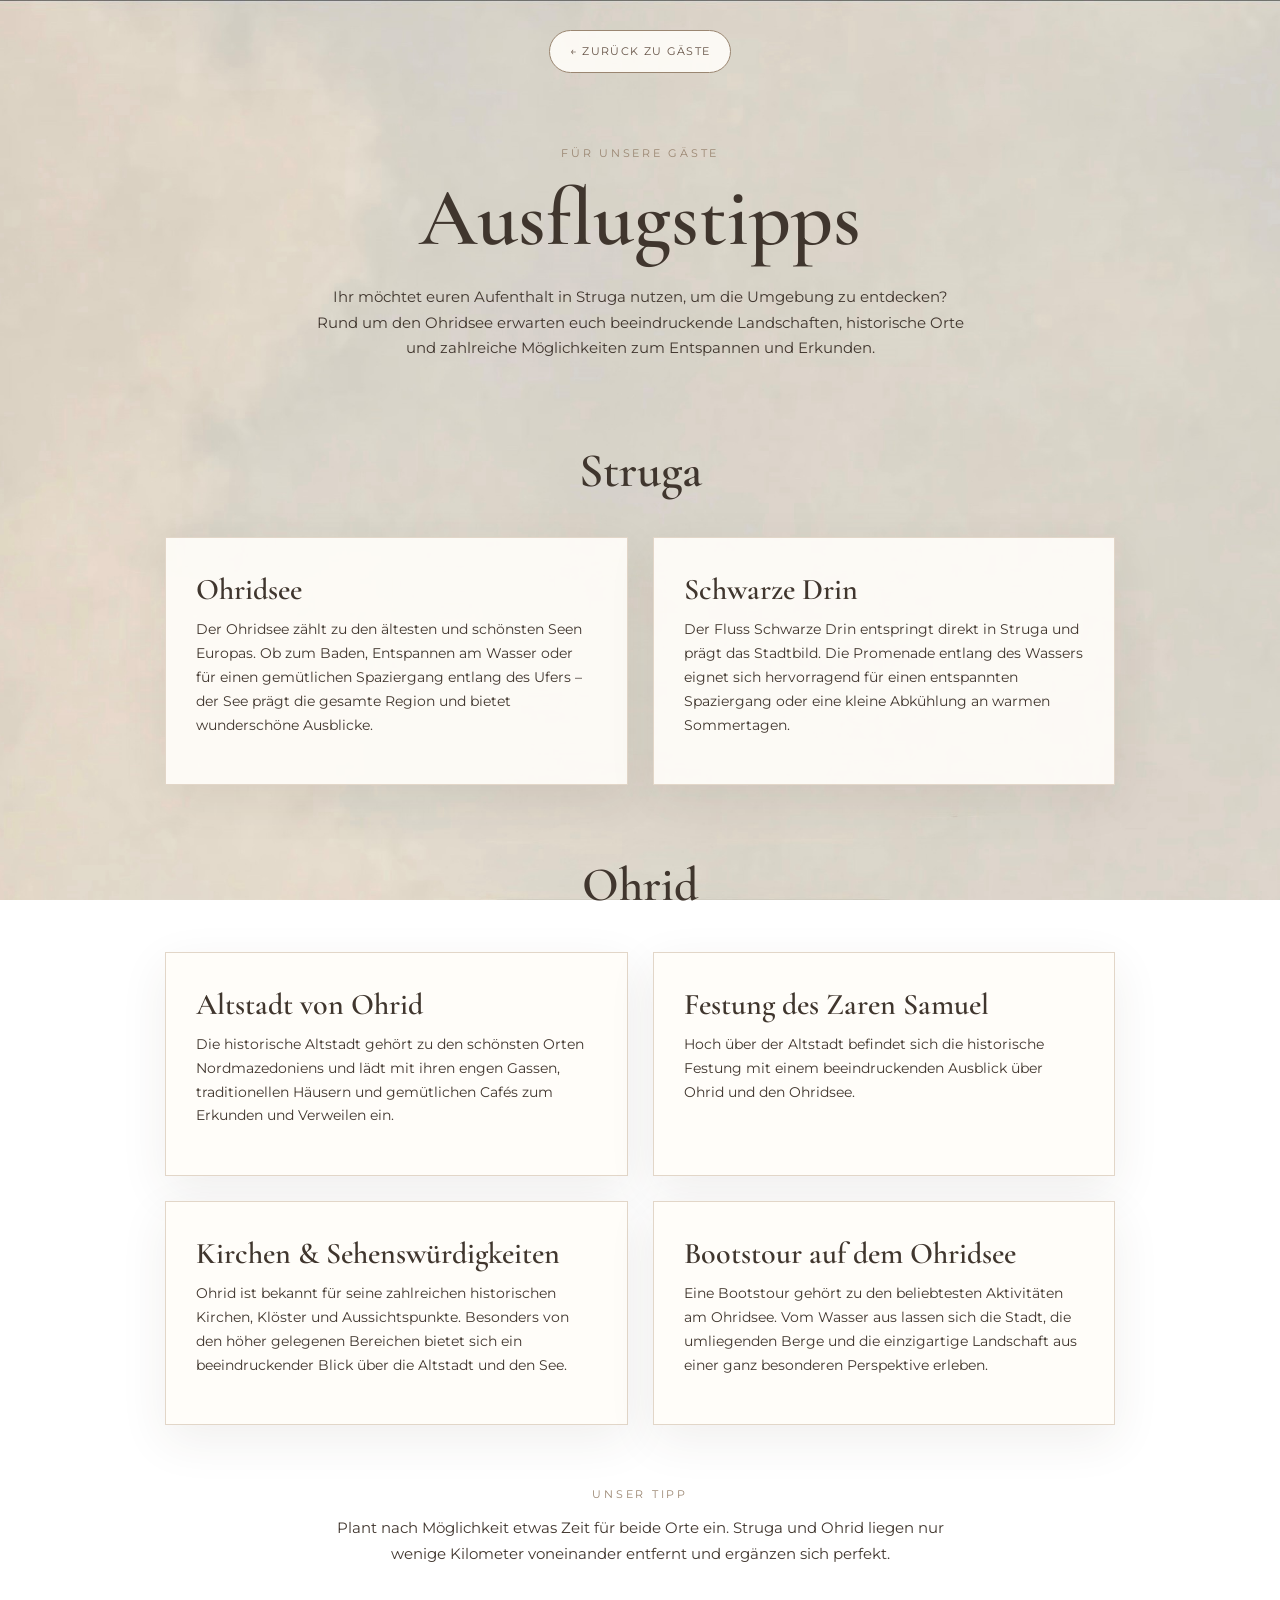
<file: ausflugstipps.html>
<!DOCTYPE html>
<html lang="de">

<head>

    <meta charset="UTF-8">

    <meta
        name="viewport"
        content="width=device-width, initial-scale=1.0"
    >

    <title>Ausflugstipps – Erijanas Abschiedsfeier</title>


    <!-- GOOGLE FONTS -->

    <link rel="preconnect" href="https://fonts.googleapis.com">

    <link
        rel="preconnect"
        href="https://fonts.gstatic.com"
        crossorigin
    >

    <link
        href="https://fonts.googleapis.com/css2?family=Allura&family=Cormorant+Garamond:wght@400;500;600;700&family=Montserrat:wght@400;500;600&display=swap"
        rel="stylesheet"
    >


    <style>

        /* =====================================================
           FARBEN
           ===================================================== */

        :root {
            --cream: #f8f3eb;
            --paper: #fffdf9;
            --beige: #d8c6b0;
            --beige-light: #eadfd1;
            --taupe: #9a8671;
            --brown: #655346;
            --dark: #40362e;
            --line: #e2d6c8;
        }


        /* =====================================================
           GRUNDLAGEN
           ===================================================== */

        * {
            box-sizing: border-box;
        }


        html {
            scroll-behavior: smooth;
        }


        body {
            margin: 0;

            background:
                url("images/0_Haupthintergrund.jpg")
                center center
                / cover
                fixed
                no-repeat;

            color: var(--dark);

            font-family:
                "Montserrat",
                Arial,
                sans-serif;

            line-height: 1.7;
        }


        h1,
        h2,
        h3 {
            font-family:
                "Cormorant Garamond",
                Georgia,
                serif;

            font-weight: 600;
        }


        p {
            max-width: 650px;

            margin-left: auto;
            margin-right: auto;
        }


        /* =====================================================
           SEITE
           ===================================================== */

        .page {
            min-height: 100vh;

            padding:
                30px 25px 100px;
        }


        .page-content {
            width:
                min(100%, 950px);

            margin:
                0 auto;

            text-align: center;
        }


        /* =====================================================
           ZURÜCK-BUTTON
           ===================================================== */

        .back-button {
            display: inline-block;

            margin-bottom: 60px;

            padding:
                11px 20px;

            border:
                1px solid var(--taupe);

            border-radius:
                999px;

            background:
                rgba(255,253,249,.90);

            color: var(--brown);

            text-decoration: none;

            font-size: 11px;

            text-transform: uppercase;

            letter-spacing: .12em;

            transition:
                transform .25s ease,
                background .25s ease;
        }


        .back-button:hover {
            transform:
                translateY(-2px);

            background:
                var(--paper);
        }


        /* =====================================================
           TITEL
           ===================================================== */

        .small-label {
            text-transform: uppercase;

            letter-spacing: .25em;

            font-size: 11px;

            color: var(--taupe);
        }


        .page-title {
            font-size:
                clamp(55px, 9vw, 82px);

            line-height: 1;

            margin:
                15px 0 25px;
        }


        .page-intro {
            max-width: 650px;

            margin:
                0 auto 70px;

            font-size: 15px;
        }


        /* =====================================================
           AUSFLUG-BEREICHE
           ===================================================== */

        .trip-section {
            margin-bottom: 60px;
        }


        .trip-section-title {
            font-size:
                clamp(35px, 5vw, 48px);

            margin:
                0 0 25px;
        }


        .trip-grid {
            display: grid;

            grid-template-columns:
                repeat(2, 1fr);

            gap: 25px;

            text-align: left;
        }


        /* =====================================================
           AUSFLUG-KARTEN
           ===================================================== */

        .trip-card {
            padding:
                35px 30px;

            background:
                rgba(255,253,249,.92);

            border:
                1px solid var(--line);

            box-shadow:
                0 15px 45px
                rgba(70,55,40,.08);

            transition:
                transform .25s ease,
                box-shadow .25s ease;
        }


        .trip-card:hover {
            transform:
                translateY(-4px);

            box-shadow:
                0 20px 50px
                rgba(70,55,40,.12);
        }


        /* =====================================================
           ICON
           ===================================================== */

        .trip-icon {
            display: block;

            margin-bottom: 15px;

            font-size: 26px;

            color: var(--brown);
        }


        /* =====================================================
           TITEL DER KARTE
           ===================================================== */

        .trip-card h3 {
            font-size: 30px;

            line-height: 1.1;

            margin:
                0 0 12px;
        }


        /* =====================================================
           TEXT
           ===================================================== */

        .trip-card p {
            max-width: none;

            margin:
                0 0 12px;

            font-size: 14px;
        }


        .trip-card p:last-child {
            margin-bottom: 0;
        }


        /* =====================================================
           LINKS
           ===================================================== */

        .trip-link {
            display: inline-block;

            margin-top: 8px;

            color: var(--brown);

            font-size: 12px;

            font-weight: 600;

            text-transform: uppercase;

            letter-spacing: .08em;

            text-decoration:
                underline;

            text-underline-offset: 3px;
        }


        .trip-link:hover {
            color: var(--dark);
        }


        /* =====================================================
           SPRACHEN
           ===================================================== */

        .language-de {
            display: initial;
        }


        .language-sq {
            display: none;
        }


        /* =====================================================
           MOBILE
           ===================================================== */

        @media (max-width: 700px) {

            .page {
                padding:
                    20px 20px 70px;
            }


            .back-button {
                margin-bottom:
                    45px;
            }


            .page-intro {
                margin-bottom:
                    45px;
            }


            .trip-grid {
                grid-template-columns:
                    1fr;
            }


            .trip-card {
                padding:
                    28px 22px;
            }


            .trip-card h3 {
                font-size:
                    28px;
            }

        }

    </style>

</head>


<body>


    <main class="page">

        <div class="page-content">


            <!-- =================================================
                 ZURÜCK ZU GÄSTE
                 ================================================= -->

	<a
	    href="index.html#guests"
	    class="back-button"
	    onclick="sessionStorage.setItem('returnToGuests', 'true'); 	sessionStorage.setItem('returnLanguage', 	localStorage.getItem('selectedLanguage') || 'de');"
	>

                <span class="language-de">
                    ← Zurück zu Gäste
                </span>

                <span class="language-sq">
                    ← Kthehu te mysafirët
                </span>

            </a>



            <!-- =================================================
                 TITEL
                 ================================================= -->

            <p class="small-label language-de">
                Für unsere Gäste
            </p>

            <p class="small-label language-sq">
                Për mysafirët tanë
            </p>


            <h1 class="page-title language-de">
                Ausflugstipps
            </h1>

            <h1 class="page-title language-sq">
                Këshilla për ekskursione
            </h1>


            <p class="page-intro language-de">
                Ihr möchtet euren Aufenthalt in Struga nutzen,
                um die Umgebung zu entdecken? Rund um den
                Ohridsee erwarten euch beeindruckende
                Landschaften, historische Orte und zahlreiche
                Möglichkeiten zum Entspannen und Erkunden.
            </p>


            <p class="page-intro language-sq">
                Dëshironi ta shfrytëzoni qëndrimin tuaj në Strugë
                për të zbuluar rrethinën? Rreth liqenit të Ohrit
                ju presin peizazhe mbresëlënëse, vende historike
                dhe shumë mundësi për t'u çlodhur dhe për të
                eksploruar.
            </p>



            <!-- =================================================
                 STRUGA
                 ================================================= -->

            <section class="trip-section">

                <h2 class="trip-section-title language-de">
                    Struga
                </h2>

                <h2 class="trip-section-title language-sq">
                    Strugë
                </h2>


                <div class="trip-grid">


                    <!-- OHRIDSEE -->

                    <article class="trip-card">


                        <h3 class="language-de">
                            Ohridsee
                        </h3>

                        <h3 class="language-sq">
                            Liqeni i Ohrit
                        </h3>


                        <p class="language-de">
                            Der Ohridsee zählt zu den ältesten und
                            schönsten Seen Europas. Ob zum Baden,
                            Entspannen am Wasser oder für einen
                            gemütlichen Spaziergang entlang des Ufers –
                            der See prägt die gesamte Region und
                            bietet wunderschöne Ausblicke.
                        </p>

                        <p class="language-sq">
                            Liqeni i Ohrit është një nga liqenet më të
                            vjetër dhe më të bukur të Evropës. Qoftë
                            për t'u larë, për t'u çlodhur pranë ujit
                            apo për një shëtitje të këndshme përgjatë
                            bregut – liqeni karakterizon të gjithë
                            rajonin dhe ofron pamje mahnitëse.
                        </p>

                    </article>



                    <!-- SCHWARZE DRIN -->

                    <article class="trip-card">


                        <h3 class="language-de">
                            Schwarze Drin
                        </h3>

                        <h3 class="language-sq">
                            Drini i Zi
                        </h3>


                        <p class="language-de">
                            Der Fluss Schwarze Drin entspringt direkt
                            in Struga und prägt das Stadtbild. Die
                            Promenade entlang des Wassers eignet sich
                            hervorragend für einen entspannten
                            Spaziergang oder eine kleine Abkühlung
                            an warmen Sommertagen.
                        </p>

                        <p class="language-sq">
                            Lumi Drini i Zi buron drejtpërdrejt në
                            Strugë dhe është pjesë e rëndësishme e
                            pamjes së qytetit. Shëtitorja përgjatë ujit
                            është ideale për një shëtitje të qetë ose
                            për një freskim të vogël gjatë ditëve të
                            ngrohta të verës.
                        </p>

                    </article>


                </div>

            </section>



            <!-- =================================================
                 OHRID
                 ================================================= -->

            <section class="trip-section">

                <h2 class="trip-section-title language-de">
                    Ohrid
                </h2>

                <h2 class="trip-section-title language-sq">
                    Ohër
                </h2>


                <div class="trip-grid">


                    <!-- ALTSTADT -->

                    <article class="trip-card">


                        <h3 class="language-de">
                            Altstadt von Ohrid
                        </h3>

                        <h3 class="language-sq">
                            Qyteti i vjetër i Ohrit
                        </h3>


                        <p class="language-de">
                            Die historische Altstadt gehört zu den
                            schönsten Orten Nordmazedoniens und lädt
                            mit ihren engen Gassen, traditionellen
                            Häusern und gemütlichen Cafés zum Erkunden
                            und Verweilen ein.
                        </p>

                        <p class="language-sq">
                            Qyteti historik i vjetër është një nga
                            vendet më të bukura të Maqedonisë së Veriut
                            dhe ju fton të eksploroni rrugicat e ngushta,
                            shtëpitë tradicionale dhe kafenetë e këndshme.
                        </p>

                    </article>



                    <!-- FESTUNG -->

                    <article class="trip-card">


                        <h3 class="language-de">
                            Festung des Zaren Samuel
                        </h3>

                        <h3 class="language-sq">
                            Kalaja e Car Samuilit
                        </h3>


                        <p class="language-de">
                            Hoch über der Altstadt befindet sich die
                            historische Festung mit einem beeindruckenden
                            Ausblick über Ohrid und den Ohridsee.
                        </p>

                        <p class="language-sq">
                            Lart mbi qytetin e vjetër ndodhet kalaja
                            historike, e cila ofron një pamje
                            mbresëlënëse mbi Ohrin dhe liqenin e Ohrit.
                        </p>

                    </article>



                    <!-- KIRCHEN -->

                    <article class="trip-card">


                        <h3 class="language-de">
                            Kirchen & Sehenswürdigkeiten
                        </h3>

                        <h3 class="language-sq">
                            Kisha & Atraksione
                        </h3>


                        <p class="language-de">
                            Ohrid ist bekannt für seine zahlreichen
                            historischen Kirchen, Klöster und
                            Aussichtspunkte. Besonders von den höher
                            gelegenen Bereichen bietet sich ein
                            beeindruckender Blick über die Altstadt
                            und den See.
                        </p>

                        <p class="language-sq">
                            Ohri është i njohur për kishat e tij të
                            shumta historike, manastiret dhe pikat
                            panoramike. Veçanërisht nga pjesët më të
                            larta mund të shijoni një pamje
                            mbresëlënëse mbi qytetin e vjetër dhe liqenin.
                        </p>

                    </article>



                    <!-- BOOTSTOUR -->

                    <article class="trip-card">


                        <h3 class="language-de">
                            Bootstour auf dem Ohridsee
                        </h3>

                        <h3 class="language-sq">
                            Shëtitje me varkë në liqenin e Ohrit
                        </h3>


                        <p class="language-de">
                            Eine Bootstour gehört zu den beliebtesten
                            Aktivitäten am Ohridsee. Vom Wasser aus
                            lassen sich die Stadt, die umliegenden
                            Berge und die einzigartige Landschaft aus
                            einer ganz besonderen Perspektive erleben.
                        </p>

                        <p class="language-sq">
                            Një shëtitje me varkë është një nga
                            aktivitetet më të njohura në liqenin e Ohrit.
                            Nga uji mund të përjetoni qytetin, malet
                            përreth dhe peizazhin unik nga një
                            këndvështrim krejtësisht i veçantë.
                        </p>

                    </article>


                </div>

            </section>



            <!-- =================================================
                 UNSER TIPP
                 ================================================= -->

            <section class="trip-section">

                <p class="small-label language-de">
                    Unser Tipp
                </p>

                <p class="small-label language-sq">
                    Këshilla jonë
                </p>


                <p class="page-intro language-de">
                    Plant nach Möglichkeit etwas Zeit für beide Orte
                    ein. Struga und Ohrid liegen nur wenige Kilometer
                    voneinander entfernt und ergänzen sich perfekt.
                </p>


                <p class="page-intro language-sq">
                    Nëse është e mundur, planifikoni pak kohë për të
                    dyja vendet. Struga dhe Ohri ndodhen vetëm disa
                    kilometra larg njëri-tjetrit dhe plotësojnë njëri-
                    tjetrin në mënyrë perfekte.
                </p>

            </section>


        </div>

    </main>


    <!-- =====================================================
         SPRACHLOGIK
         ===================================================== -->

    <script>

        const savedLanguage =
            localStorage.getItem("selectedLanguage");


        function getCorrectDisplayValue(element) {

            const tag =
                element.tagName.toLowerCase();


            if (tag === "span") {
                return "inline";
            }


            if (tag === "small") {
                return "inline";
            }


            if (tag === "a") {
                return "inline-block";
            }


            if (tag === "button") {
                return "inline-block";
            }


            return "block";

        }


        function setPageLanguage(language) {

            const germanElements =
                document.querySelectorAll(
                    ".language-de"
                );

            const albanianElements =
                document.querySelectorAll(
                    ".language-sq"
                );


            if (language === "de") {

                document.documentElement.lang = "de";


                germanElements.forEach(
                    function(element) {

                        element.style.display =
                            getCorrectDisplayValue(element);

                    }
                );


                albanianElements.forEach(
                    function(element) {

                        element.style.display =
                            "none";

                    }
                );

            }


            if (language === "sq") {

                document.documentElement.lang = "sq";


                germanElements.forEach(
                    function(element) {

                        element.style.display =
                            "none";

                    }
                );


                albanianElements.forEach(
                    function(element) {

                        element.style.display =
                            getCorrectDisplayValue(element);

                    }
                );

            }

        }


        document.addEventListener(
            "DOMContentLoaded",
            function() {

                if (savedLanguage === "sq") {

                    setPageLanguage("sq");

                } else {

                    setPageLanguage("de");

                }

            }
        );

    </script>


</body>

</html>
</file>
<file: style.css>
/* =====================================================
   ERIJANAS ABSCHIEDSFEIER
   ===================================================== */


/* =====================================================
   1. FARBEN & DESIGN-VARIABLEN
   ===================================================== */

:root {

    --cream: #f8f3eb;
    --cream-dark: #eee4d6;
    --paper: #fffdf9;

    --beige: #d8c6b0;
    --beige-light: #eadfd1;

    --taupe: #9a8671;
    --brown: #655346;
    --dark: #40362e;

    --line: #e2d6c8;

    /* Timeline-Punkt */
    --timeline-dot: #5E6E88;
}


/* =====================================================
   2. GRUNDLAGEN
   ===================================================== */

* {
    box-sizing: border-box;
}


html {
    scroll-behavior: smooth;
    overflow-x: hidden;
}


body {
    margin: 0;
    overflow-x: hidden;

    background: var(--cream);

    color: var(--dark);

    font-family:
        "Montserrat",
        Arial,
        sans-serif;

    line-height: 1.7;
}


button,
a {
    font: inherit;
}


/* =====================================================
   3. SCHRIFTEN
   ===================================================== */

h1,
h2,
h3 {

    font-family:
        "Cormorant Garamond",
        Georgia,
        serif;

    font-weight: 600;
}


h1 {

    font-size:
        clamp(65px, 14vw, 110px);

    margin:
        10px 0;
}


h2 {

    font-size:
        clamp(42px, 6vw, 62px);

    line-height:
        1.05;

    margin:
        15px 0 30px;
}


h3 {

    font-size:
        28px;

    margin:
        8px 0;
}


p {

    max-width:
        650px;

    margin-left:
        auto;

    margin-right:
        auto;
}


/* =====================================================
   4. ALLGEMEINE BESCHRIFTUNGEN
   ===================================================== */

.small-label {

    text-transform:
        uppercase;

    letter-spacing:
        .25em;

    font-size:
        11px;

    color:
        var(--taupe);
}


/* =====================================================
   5. EINLADUNG & STARTBILDSCHIRM
   ===================================================== */

.invitation-screen {

    min-height:
        100vh;

    display:
        grid;

    place-items:
        center;

    padding:
        25px;

    background:
        radial-gradient(
            circle at 15% 20%,
            rgba(154, 134, 113, .12),
            transparent 30%
        ),

        radial-gradient(
            circle at 85% 80%,
            rgba(216, 198, 176, .20),
            transparent 32%
        ),

        var(--cream);
}


.invitation-card {

    width:
        min(92vw, 650px);

    min-height:
        600px;

    padding:
        70px 35px;

    background:
        rgba(255, 253, 249, .97);

    border:
        1px solid var(--line);

    box-shadow:
        0 30px 80px
        rgba(70, 55, 40, .13);

    position:
        relative;

    display:
        grid;

    place-items:
        center;

    align-content:
        center;

    text-align:
        center;

    cursor:
        pointer;
}


/* =====================================================
   6. VIDEO-EINLADUNG
   ===================================================== */

.video-invitation {

    width:
        min(92vw, 650px);

    height:
        600px;

    min-height:
        600px;

    padding:
        0;

    overflow:
        hidden;

    position:
        relative;

    cursor:
        pointer;

    background:
        transparent;

    display:
        block;

    border:
        none;
}


.video-invitation video {

    width:
        100%;

    height:
        100%;

    display:
        block;

    object-fit:
        cover;

    object-position:
        center center;

    border:
        none;

    outline:
        none;
}


.video-opening {

    position:
        absolute;

    left:
        0;

    right:
        0;

    bottom:
        45px;

    text-align:
        center;

    color:
        white;

    text-shadow:
        0 2px 8px
        rgba(0, 0, 0, .45);

    pointer-events:
        none;

    transition:
        opacity .3s ease;
}


.video-opening p {

    margin:
        4px auto;

    font-size:
        12px;

    text-transform:
        uppercase;

    letter-spacing:
        .18em;
}


.video-opening p:last-child {

    opacity:
        .75;
}


.video-invitation.playing .video-opening {

    opacity:
        0;
}


/* =====================================================
   7. SPRACHAUSWAHL
   ===================================================== */

.language-card {

    cursor:
        default;

    margin-left:
        auto;

    margin-right:
        auto;
}


.language-buttons {

    display:
        flex;

    justify-content:
        center;

    gap:
        12px;

    flex-wrap:
        wrap;

    margin:
        25px 0;
}


.language-button {

    background:
        var(--paper);

    border:
        1px solid var(--line);

    color:
        var(--dark);

    border-radius:
        999px;

    padding:
        12px 20px;

    cursor:
        pointer;

    transition:
        .2s ease;
}


.language-button:hover {

    transform:
        translateY(-2px);
}


.language-button.selected {

    border-color:
        var(--brown);

    background:
        var(--beige-light);
}


.language-choice-text {

    font-family:
        "Allura",
        cursive;

    font-weight:
        400;

    font-size:
        32px;

    color:
        var(--brown);

    margin-top:
        2px;

    margin-bottom:
        2px;
}


/* =====================================================
   8. BUTTONS
   ===================================================== */

.open-button {

    border:
        1px solid var(--taupe);

    background:
        var(--brown);

    color:
        white;

    padding:
        14px 28px;

    border-radius:
        999px;

    cursor:
        default;

    text-decoration:
        none;

    display:
        inline-block;

    transition:
        none;
}


.open-button:hover {

    transform:
        none;
}


.inline-button {

    margin-top:
        20px;
}


/* =====================================================
   9. HAUPTWEBSITE
   ===================================================== */

#website {

    width:
        100%;

    padding-top:
        52px;

    background:
        url("images/0_Haupthintergrund.jpg")
        center center
        / cover
        fixed
        no-repeat;
}


/* =====================================================
   10. NAVIGATION
   ===================================================== */

.site-navigation {

    position:
        absolute;

    top:
        0;

    left:
        0;

    right:
        0;

    z-index:
        1000;

    display:
        flex;

    justify-content:
        center;

    align-items:
        center;

    flex-wrap:
        wrap;

    gap:
        20px;

    padding:
        16px 20px;

    background:
        rgba(255, 253, 249, .92);

    backdrop-filter:
        blur(12px);

    -webkit-backdrop-filter:
        blur(12px);

    border-bottom:
        1px solid var(--line);
}


.site-navigation a {

    color:
        var(--brown);

    text-decoration:
        none;

    font-size:
        11px;

    text-transform:
        uppercase;

    letter-spacing:
        .12em;

    transition:
        color .25s ease,
        opacity .25s ease;
}


.site-navigation a:hover {

    color:
        var(--taupe);

    opacity:
        .75;
}


/* =====================================================
   11. ALLGEMEINE SEKTIONEN
   ===================================================== */

.onepage-section {

    width:
        100%;

    display:
        flex;

    align-items:
        center;

    justify-content:
        center;

    text-align:
        center;

    padding:
        55px 25px;

    position:
        relative;
}

.section-content {

    width:
        min(100%, 900px);

    margin:
        0 auto;
}


/* =====================================================
   12. EINLADUNGSKARTE IM HAUPTBEREICH
   ===================================================== */

#invitationSection {

    min-height:
        680px;

    background-position:
        center center;

    background-size:
        cover;

    background-repeat:
        no-repeat;
}


.paper-section {

    min-height:
        100vh;

    background:
        transparent;
}


/* =====================================================
   13. STARTSEITE
   ===================================================== */

#home {

    min-height:
        480px;

    padding-top:
        35px;

    padding-bottom:
        35px;
}


.home-text {

    max-width:
        650px;

    margin:
        0 auto;
}


.home-text h2 {

    margin-bottom:
        25px;
}


/* =====================================================
   14. COUNTDOWN
   ===================================================== */

.countdown {

    margin-bottom:
        45px;
}


.countdown-display {

    display:
        flex;

    justify-content:
        center;

    align-items:
        flex-start;

    gap:
        6px;

    width:
        100%;

    margin:
        35px auto 0;
}


.countdown-display > div {

    display:
        flex;

    flex-direction:
        column;

    align-items:
        center;

    justify-content:
        flex-start;

    padding:
        0;
}


.countdown-display span {

    font-family:
        "Cormorant Garamond",
        Georgia,
        serif;

    font-size:
        clamp(38px, 5vw, 58px);

    line-height:
        1;

    padding:
        11px 18px;

    border:
        1px solid var(--line);

    border-radius:
        8px;

    background:
        rgba(255, 253, 249, .65);
}


.countdown-display small {

    margin-top:
        10px;

    font-size:
        10px;

    text-transform:
        uppercase;

    letter-spacing:
        .15em;

    color:
        var(--taupe);
}


/* =====================================================
   15. LOCATION
   ===================================================== */

#location {

    min-height:
        560px;

    position:
        relative;

    padding-top:
        45px;
}


#location::before {

    content:
        "";

    position:
        absolute;

    top:
        20px;

    left:
        50%;

    transform:
        translateX(-50%);

    width:
        70px;

    height:
        1px;

    background:
        var(--taupe);
}


.location-section {

    background:
        transparent;
}


.location-address {

    font-family:
        "Cormorant Garamond",
        Georgia,
        serif;

    font-size:
        24px;
}


.location-image {

    position:
        relative;

    width:
        100%;

    max-width:
        850px;

    height:
        450px;

    margin:
        40px auto 25px;

    overflow:
        hidden;

    border:
        1px solid var(--line);

    background:
        #e8e5df;

    box-shadow:
        0 20px 50px
        rgba(70, 55, 40, .10);
}


.location-image img {

    width:
        100%;

    height:
        100%;

    display:
        block;

    object-fit:
        cover;

    transition:
        transform .5s ease;
}


.location-image:hover img {

    transform:
        scale(1.02);
}


.location-image-overlay {

    position:
        absolute;

    right:
        20px;

    bottom:
        20px;

    width:
        max-content;

    max-width:
        none;

    display:
        flex;

    align-items:
        center;

    justify-content:
        flex-start;

    gap:
        10px;

    padding:
        10px 16px;

    background:
        rgba(255, 253, 249, .94);

    border:
        1px solid var(--line);

    box-shadow:
        0 8px 25px
        rgba(70, 55, 40, .15);
}


.location-image-overlay span {

    font-size:
        20px;

    flex-shrink:
        0;
}


.location-image-overlay p {

    width:
        auto;

    max-width:
        none;

    margin:
        0;

    text-align:
        left;

    font-size:
        11px;

    text-transform:
        uppercase;

    letter-spacing:
        .12em;

    color:
        var(--brown);

    white-space:
        nowrap;
}


.parking-note {

    font-size:
        13px;

    color:
        var(--taupe);

    margin-top:
        25px;
}


/* =====================================================
   16. ABLAUF
   ===================================================== */

.schedule-section {

    background:
        transparent;
}


.timeline {

    width:
        min(100%, 850px);

    margin:
        35px auto 0;

    text-align:
        left;

    position:
        relative;
}


.timeline-item {

    display:
        grid;

    grid-template-columns:
        130px 40px 1fr;

    gap:
        0;

    position:
        relative;

    min-height:
        90px;
}


.timeline-item::before {

    content:
        "";

    position:
        absolute;

    left:
        150px;

    top:
        0;

    bottom:
        0;

    width:
        1px;

    background:
        var(--beige);
}


.timeline-item:last-child::before {

    bottom:
        75px;
}


.timeline-time {

    grid-column:
        1;

    font-family:
        "Cormorant Garamond",
        Georgia,
        serif;

    font-size:
        25px;

    color:
        var(--taupe);

    text-align:
        right;

    padding-right:
        25px;

    line-height:
        1.2;
}


.timeline-marker {

    grid-column:
        2;

    width:
        7px;

    height:
        7px;

    border-radius:
        50%;

    background:
        var(--timeline-dot);

    position:
        relative;

    z-index:
        2;

    margin-top:
        5px;

    justify-self:
        center;
}


.timeline-content {

    grid-column:
        3;

    padding-left:
        25px;

    padding-bottom:
        25px;
}


.timeline-content h3 {

    margin:
        0;

    font-size:
        25px;

    line-height:
        1.1;

    font-weight:
        400;
}


/* =====================================================
   17. TAUBENBILD
   ===================================================== */

.doves-image {

    width:
        600px;

    max-width:
        60vw;

    margin:
        0 auto 25px;

    padding:
        0;

    background:
        transparent;

    overflow:
        visible;

    display:
        flex;

    justify-content:
        center;

    align-items:
        center;
}


.doves-image img {

    display:
        block;

    width:
        100%;

    height:
        auto;

    margin:
        0 auto;

    border:
        none;

    background:
        transparent;
}


/* =====================================================
   18. BLUMENBILD
   ===================================================== */

.flowers-image {

    width:
        450px;

    max-width:
        60vw;

    margin:
        10px auto 0;

    padding:
        0;

    background:
        transparent;

    overflow:
        visible;

    display:
        flex;

    justify-content:
        center;

    align-items:
        center;
}


.flowers-image img {

    width:
        100%;

    height:
        auto;

    display:
        block;

    background:
        transparent;
}


/* =====================================================
   19. DRESSCODE
   ===================================================== */

.dresscode-section {

    background:
        transparent;
}


.dresscode-main {

    font-family:
        "Cormorant Garamond",
        Georgia,
        serif;

    font-size:
        38px;

    line-height:
        1.25;
}


/* =====================================================
   20. RSVP / ZUSAGE
   ===================================================== */

.rsvp-section {

    min-height:
        80vh;

    background:
        transparent;
}


.rsvp-section h2 {

    font-size:
        clamp(42px, 6vw, 62px);
}


/* =====================================================
   21. GÄSTE
   ===================================================== */

.guests-section {

    background:
        transparent;

    text-align:
        center;
}


.guests-image {

    width:
        350px;

    max-width:
        55vw;

    margin:
        0 auto 30px;

    overflow:
        hidden;

    -webkit-mask-image:
        radial-gradient(
            ellipse at center,
            black 55%,
            transparent 100%
        );

    mask-image:
        radial-gradient(
            ellipse at center,
            black 55%,
            transparent 100%
        );
}


.guests-image img {

    width:
        100%;

    height:
        auto;

    display:
        block;
}


/* =====================================================
   22. GÄSTE-KARTEN
   ===================================================== */

.guest-grid {

    width:
        min(100%, 1000px);

    margin:
        60px auto 0;

    display:
        grid;

    grid-template-columns:
        repeat(3, 1fr);

    gap:
        25px;
}


.guest-card {

    position:
        relative;

    min-height:
        220px;

    padding:
        45px 30px;

    border:
        1px solid var(--line);

    background:
        rgba(255, 253, 249, .72);

    color:
        var(--dark);

    text-decoration:
        none;

    cursor:
        pointer;

    display:
        flex;

    flex-direction:
        column;

    align-items:
        center;

    justify-content:
        flex-start;

    text-align:
        center;

    transition:
        transform .3s ease,
        background .3s ease,
        box-shadow .3s ease;
}


.guest-card:hover {

    transform:
        translateY(-6px);

    background:
        rgba(255, 253, 249, .92);

    box-shadow:
        0 20px 45px
        rgba(70, 55, 40, .12);
}


.guest-card h3 {

    margin:
        0;

    font-family:
        "Cormorant Garamond",
        Georgia,
        serif;

    font-size:
        clamp(25px, 3vw, 34px);

    font-weight:
        600;

    line-height:
        1.15;

    color:
        var(--dark);
}


.guest-more {

    margin:
        18px 0 0;

    max-width:
        none;

    font-family:
        "Montserrat",
        Arial,
        sans-serif;

    font-size:
        10px;

    font-weight:
        500;

    text-transform:
        uppercase;

    letter-spacing:
        .15em;

    color:
        var(--taupe);
}


.guest-more span {

    display:
        inline-block;

    margin-left:
        8px;

    font-size:
        15px;

    transition:
        transform .25s ease;
}


.guest-card:hover .guest-more span {

    transform:
        translateX(5px);
}


/* =====================================================
   23. ABSCHIED
   ===================================================== */

.farewell-section {

    min-height:
        70vh;

    background:
        transparent;

    text-align:
        center;
}


.farewell-main {

    font-family:
        "Cormorant Garamond",
        Georgia,
        serif;

    font-size:
        clamp(32px, 5vw, 55px);

    font-weight:
        600;

    line-height:
        1.1;

    margin:
        0 auto 12px;

    text-transform:
        uppercase;

    letter-spacing:
        .04em;
}


.farewell-heart {

    font-family:
        "Allura",
        cursive;

    font-size:
        clamp(34px, 4vw, 46px);

    font-weight:
        400;

    color:
        var(--taupe);

    margin:
        0 auto 5px;

    text-transform:
        none;

    letter-spacing:
        normal;
}


.farewell-family {

    font-family:
        "Cormorant Garamond",
        Georgia,
        serif;

    font-size:
        clamp(28px, 3vw, 38px);

    font-weight:
        500;

    margin:
        0 auto;

    color:
        var(--dark);
}


/* =====================================================
   24. SPRACHVERSIONEN
   ===================================================== */

.language-de {

    display:
        initial;
}


.language-sq {

    display:
        none;
}


/* =====================================================
   25. MOBILE VERSION
   ===================================================== */

@media (max-width: 700px) {

    #website {

        padding-top:
            48px;
    }


    /* -------------------------------------------------
       25.1 MOBILE NAVIGATION
       ------------------------------------------------- */

    .site-navigation {

        position:
            absolute;

        top:
            0;

        left:
            0;

        right:
            0;

        bottom:
            auto;

        transform:
            none;

        width:
            100%;

        max-width:
            none;

        justify-content:
            flex-start;

        overflow-x:
            auto;

        overflow-y:
            hidden;

        flex-wrap:
            nowrap;

        gap:
            18px;

        padding:
            13px 18px;

        border-radius:
            0;

        border-left:
            none;

        border-right:
            none;

        border-top:
            none;

        box-shadow:
            none;

        -webkit-overflow-scrolling:
            touch;

        scrollbar-width:
            none;
    }


    .site-navigation::-webkit-scrollbar {

        display:
            none;
    }


    .site-navigation a {

        white-space:
            nowrap;

        flex-shrink:
            0;

        font-size:
            10px;

        letter-spacing:
            .10em;
    }


    /* -------------------------------------------------
       25.2 MOBILE SEKTIONEN
       ------------------------------------------------- */

.onepage-section {

    min-height:
        auto;

    padding:
        45px 20px;
}


    #invitationSection {

        min-height:
            600px;
    }


    #home {

        min-height:
            520px;

        padding-top:
            40px;

        padding-bottom:
            45px;
    }


    /* -------------------------------------------------
       25.3 MOBILE LOCATION
       ------------------------------------------------- */

    #location {

        min-height:
            auto;

        padding-top:
            30px;

        padding-bottom:
            60px;

        position:
            relative;
    }


    #location::before {

        content:
            "";

        position:
            absolute;

        top:
            10px;

        left:
            50%;

        transform:
            translateX(-50%);

        width:
            60px;

        height:
            1px;

        background:
            var(--taupe);
    }


    .language-card {

        width:
            calc(100vw - 40px);

        max-width:
            none;

        margin-left:
            auto;

        margin-right:
            auto;
    }


    /* -------------------------------------------------
       25.4 MOBILE ÜBERSCHRIFTEN
       ------------------------------------------------- */

    h1 {

        font-size:
            clamp(58px, 17vw, 82px);
    }


    h2 {

        font-size:
            clamp(38px, 10vw, 52px);

        margin-bottom:
            22px;
    }


    h3 {

        font-size:
            27px;
    }


    .small-label {

        font-size:
            9px;

        letter-spacing:
            .20em;
    }


    p {

        font-size:
            14px;
    }


    /* -------------------------------------------------
       25.5 MOBILE VIDEO-EINLADUNG
       ------------------------------------------------- */

    #invitationSection {

        padding:
            0;

        min-height:
            100svh;
    }


    .video-invitation {

        width:
            100%;

        height:
            100svh;

        min-height:
            100svh;

        margin:
            0;

        padding:
            0;

        border:
            none;

        border-radius:
            0;
    }


    .video-invitation video {

        width:
            100%;

        height:
            100%;

        min-height:
            100%;

        object-fit:
            cover;

        object-position:
            center center;
    }


    .video-opening {

        bottom:
            35px;

        padding:
            0 20px;
    }


    .video-opening p {

        font-size:
            9px;

        letter-spacing:
            .14em;
    }


    /* -------------------------------------------------
       25.6 MOBILE COUNTDOWN
       ------------------------------------------------- */

    .countdown {

        margin-bottom:
            55px;
    }


    .countdown-display {

        display:
            flex;

        justify-content:
            center;

        align-items:
            flex-start;

        gap:
            4px;

        width:
            100%;

        margin-top:
            28px;
    }


    .countdown-display > div {

        min-width:
            0;
    }


    .countdown-display span {

        font-size:
            30px;

        padding:
            8px 10px;

        border-radius:
            7px;
    }


    .countdown-display small {

        margin-top:
            8px;

        font-size:
            8px;

        letter-spacing:
            .10em;
    }


    /* -------------------------------------------------
       25.7 MOBILE LOCATION
       ------------------------------------------------- */

    .location-address {

        font-size:
            21px;
    }


    .location-image {

        width:
            100%;

        height:
            320px;

        margin:
            30px auto 20px;
    }


    .location-image-overlay {

        right:
            12px;

        bottom:
            12px;

        width:
            max-content;

        max-width:
            none;

        padding:
            8px 11px;
    }


    .location-image-overlay span {

        font-size:
            17px;
    }


    .location-image-overlay p {

        font-size:
            8px;

        letter-spacing:
            .08em;

        white-space:
            normal;

        line-height:
            1.4;
    }


    .parking-note {

        font-size:
            12px;
    }


    /* -------------------------------------------------
       25.8 MOBILE BLUMENBILD
       ------------------------------------------------- */

    .flowers-image {

        width:
            310px;

        max-width:
            65vw;

        margin:
            10px auto 0;

        padding:
            0;

        background:
            transparent;

        overflow:
            visible;

        display:
            flex;

        justify-content:
            center;

        align-items:
            center;
    }


    .flowers-image img {

        width:
            100%;

        height:
            auto;

        display:
            block;
    }


    /* -------------------------------------------------
       25.9 MOBILE TIMELINE
       ------------------------------------------------- */

    .timeline {

        width:
            100%;

        margin-top:
            40px;
    }


    .timeline-item {

        grid-template-columns:
            62px 26px 1fr;

        min-height:
            85px;
    }


    .timeline-item::before {

        left:
            75px;
    }


    .timeline-item:last-child::before {

        bottom:
            65px;
    }


    .timeline-time {

        font-size:
            19px;

        padding-right:
            10px;

        text-align:
            right;
    }


    .timeline-marker {

        width:
            7px;

        height:
            7px;

        margin-top:
            5px;
    }


    .timeline-content {

        padding-left:
            14px;

        padding-bottom:
            25px;
    }


    .timeline-content h3 {

        font-size:
            21px;
    }


    /* -------------------------------------------------
       25.10 MOBILE DRESSCODE
       ------------------------------------------------- */

    .dresscode-main {

        font-size:
            31px;
    }


    /* -------------------------------------------------
       25.11 MOBILE RSVP
       ------------------------------------------------- */

    .rsvp-section {

        min-height:
            70vh;
    }


    .rsvp-section h2 {

        font-size:
            clamp(38px, 10vw, 52px);
    }


    /* -------------------------------------------------
       25.12 MOBILE GÄSTE-BILD
       ------------------------------------------------- */

    .guests-image {

        width:
            280px;

        max-width:
            70vw;

        margin:
            0 auto 25px;
    }


    /* -------------------------------------------------
       25.13 MOBILE GÄSTE-GRID
       ------------------------------------------------- */

    .guest-grid {

        grid-template-columns:
            1fr;

        gap:
            14px;

        width:
            100%;

        margin-top:
            40px;
    }


    /* -------------------------------------------------
       25.14 MOBILE GÄSTE-KARTEN
       ------------------------------------------------- */

    .guest-card {

        min-height:
            200px;

        padding:
            32px 22px;
    }


    .guest-card:hover {

        transform:
            none;
    }


    .guest-card h3 {

        font-size:
            29px;
    }


    .guest-more {

        margin-top:
            15px;

        font-size:
            9px;
    }


    /* -------------------------------------------------
       25.15 MOBILE ABSCHIED
       ------------------------------------------------- */

    .farewell-section {

        min-height:
            60vh;

        padding-bottom:
            100px;
    }


    .farewell-heart {

        font-size:
            38px;
    }


    .farewell-main {

        font-size:
            clamp(30px, 9vw, 45px);
    }


    .farewell-family {

        font-size:
            28px;
    }

}


/* =====================================================
   26. SEHR KLEINE HANDYS
   ===================================================== */

@media (max-width: 400px) {


    /* -------------------------------------------------
       26.1 NAVIGATION
       ------------------------------------------------- */

    .site-navigation {

        gap:
            14px;

        padding-left:
            15px;

        padding-right:
            15px;
    }


    .site-navigation a {

        font-size:
            9px;
    }


    /* -------------------------------------------------
       26.2 ÜBERSCHRIFTEN
       ------------------------------------------------- */

    h2 {

        font-size:
            40px;
    }


    /* -------------------------------------------------
       26.3 COUNTDOWN
       ------------------------------------------------- */

    .countdown-display {

        gap:
            2px;
    }


    .countdown-display span {

        font-size:
            27px;

        padding:
            7px 8px;
    }


    .countdown-display small {

        font-size:
            7px;
    }


    /* -------------------------------------------------
       26.4 LOCATION
       ------------------------------------------------- */

    .location-image {

        height:
            280px;
    }


    /* -------------------------------------------------
       26.5 BLUMENBILD
       ------------------------------------------------- */

    .flowers-image {

        width:
            155px;

        max-width:
            40vw;

        margin:
            8px auto 0;
    }


    /* -------------------------------------------------
       26.6 TIMELINE
       ------------------------------------------------- */

    .timeline-item {

        grid-template-columns:
            55px 24px 1fr;
    }


    .timeline-item::before {

        left:
            67px;
    }


    .timeline-time {

        font-size:
            17px;
    }


    .timeline-content {

        padding-left:
            12px;
    }


    .timeline-content h3 {

        font-size:
            20px;
    }


    /* -------------------------------------------------
       26.7 GÄSTE
       ------------------------------------------------- */

    .guest-card {

        min-height:
            190px;

        padding:
            28px 18px;
    }


    .guest-card h3 {

        font-size:
            25px;
    }


    .guest-more {

        font-size:
            8px;
    }


    /* -------------------------------------------------
       26.8 ABSCHIED
       ------------------------------------------------- */

    .farewell-main {

        font-size:
            28px;
    }


    .farewell-family {

        font-size:
            25px;
    }

}

/* =====================================================
   27. FEINANPASSUNGEN
   ===================================================== */


/* -----------------------------------------------------
   27.1 SPRACHAUSWAHL – KÄSTCHEN ZENTRIEREN
   ----------------------------------------------------- */

.language-card {
    width: min(92vw, 650px);
    margin-left: auto;
    margin-right: auto;
}


/* -----------------------------------------------------
   27.2 DRESSCODE → ZUSAGE – ABSTAND VERKLEINERN
   ----------------------------------------------------- */

.dresscode-section {
    padding-bottom: 20px;
}


.rsvp-section {
    min-height: auto;
    padding-top: 20px;
    padding-bottom: 45px;
}


/* -----------------------------------------------------
   27.3 TELEFONNUMMER – WEISS STATT BLAU
   ----------------------------------------------------- */

.rsvp-section .open-button {
    color: white;
    text-decoration: none;
}


/* Verhindert automatische Telefonnummern-Färbung
   auf iPhone / Safari */

.rsvp-section a,
.rsvp-section a:link,
.rsvp-section a:visited,
.rsvp-section a:hover,
.rsvp-section a:active {
    color: white;
    text-decoration: none;
}


/* -----------------------------------------------------
   27.4 ZUSAGE → GÄSTE – ABSTAND VERKLEINERN
   ----------------------------------------------------- */

.rsvp-section + .guests-section {
    padding-top: 25px;
}


/* =====================================================
   27.5 MOBILE – ABSTÄNDE NOCH KOMPAKTER
   ===================================================== */

@media (max-width: 700px) {

    .language-card {
        width: calc(100vw - 40px);
        margin-left: auto;
        margin-right: auto;
    }


    .dresscode-section {
        padding-bottom: 16px;
    }


    .rsvp-section {
        min-height: auto;
        padding-top: 16px;
        padding-bottom: 30px;
    }


    .rsvp-section + .guests-section {
        padding-top: 22px;
    }


    .rsvp-section .open-button {
        color: white;
        text-decoration: none;
    }

}
</file>
